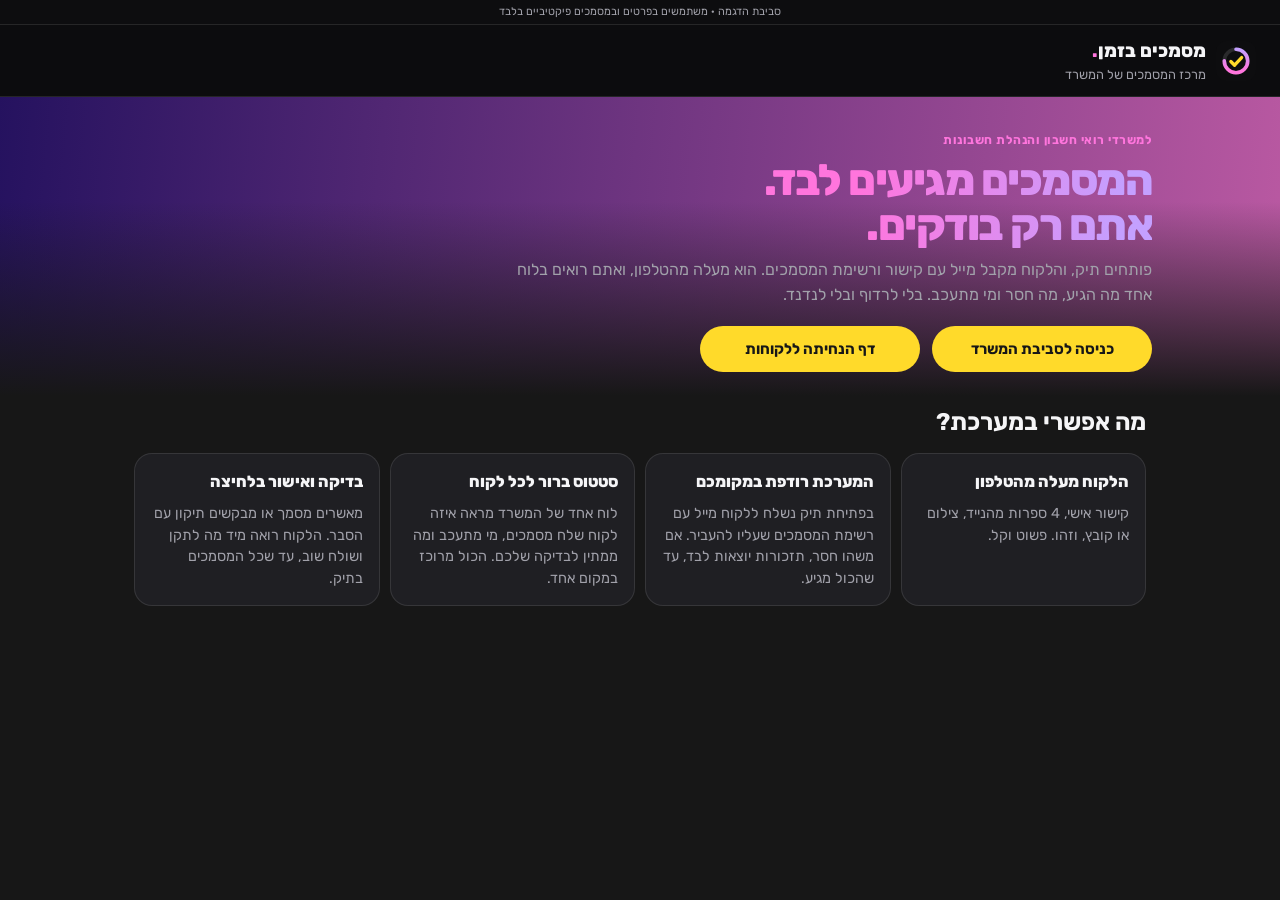
<file: index.html>
<!doctype html>
<html lang="he" dir="rtl">
<head>
  <meta charset="utf-8">
  <meta name="viewport" content="width=device-width,initial-scale=1">
  <meta name="description" content="מסמכים בזמן (Docs on Time): הלקוחות מעלים מסמכים מהטלפון, המשרד רואה בלוח אחד מה הגיע ומה חסר.">
  <title>מסמכים בזמן · Docs on Time</title>
  <link rel="icon" type="image/svg+xml" href="icon.svg">
  <link rel="preconnect" href="https://fonts.googleapis.com">
  <link rel="preconnect" href="https://fonts.gstatic.com" crossorigin>
  <link href="https://fonts.googleapis.com/css2?family=Rubik:wght@400;500;700;800&display=swap" rel="stylesheet">
  <link rel="stylesheet" href="style.css">
  <link rel="stylesheet" href="portal.css">
</head>
<body>
  <div class="demo-bar">סביבת הדגמה · משתמשים בפרטים ובמסמכים פיקטיביים בלבד</div>
  <header>
    <a class="brand" href="index.html"><span class="brand-mark app-mark"><img src="icon.svg" alt="" width="40" height="40"></span><span><strong>מסמכים בזמן<span class="brand-dot">.</span></strong><small>מרכז המסמכים של המשרד</small></span></a>
  </header>
  <main class="client-page home">
    <section class="welcome">
      <span class="eyebrow">למשרדי רואי חשבון והנהלת חשבונות</span>
      <h1>המסמכים מגיעים לבד.<br>אתם רק בודקים.</h1>
      <p>פותחים תיק, והלקוח מקבל מייל עם קישור ורשימת המסמכים. הוא מעלה מהטלפון, ואתם רואים בלוח אחד מה הגיע, מה חסר ומי מתעכב. בלי לרדוף ובלי לנדנד.</p>
      <div class="actions home-actions">
        <a class="primary" href="office.html">כניסה לסביבת המשרד</a>
        <a class="primary" href="inquiry.html">דף הנחיתה ללקוחות</a>
      </div>
    </section>
    <section class="benefits" aria-labelledby="benefits-title">
      <h2 id="benefits-title">מה אפשרי במערכת?</h2>
      <div class="benefit-grid">
        <article class="benefit"><h3>הלקוח מעלה מהטלפון</h3><p>קישור אישי, 4 ספרות מהנייד, צילום או קובץ, וזהו. פשוט וקל.</p></article>
        <article class="benefit"><h3>המערכת רודפת במקומכם</h3><p>בפתיחת תיק נשלח ללקוח מייל עם רשימת המסמכים שעליו להעביר. אם משהו חסר, תזכורות יוצאות לבד, עד שהכול מגיע.</p></article>
        <article class="benefit"><h3>סטטוס ברור לכל לקוח</h3><p>לוח אחד של המשרד מראה איזה לקוח שלח מסמכים, מי מתעכב ומה ממתין לבדיקה שלכם. הכול מרוכז במקום אחד.</p></article>
        <article class="benefit"><h3>בדיקה ואישור בלחיצה</h3><p>מאשרים מסמך או מבקשים תיקון עם הסבר. הלקוח רואה מיד מה לתקן ושולח שוב, עד שכל המסמכים בתיק.</p></article>
      </div>
    </section>
  </main>
</body>
</html>
</file>
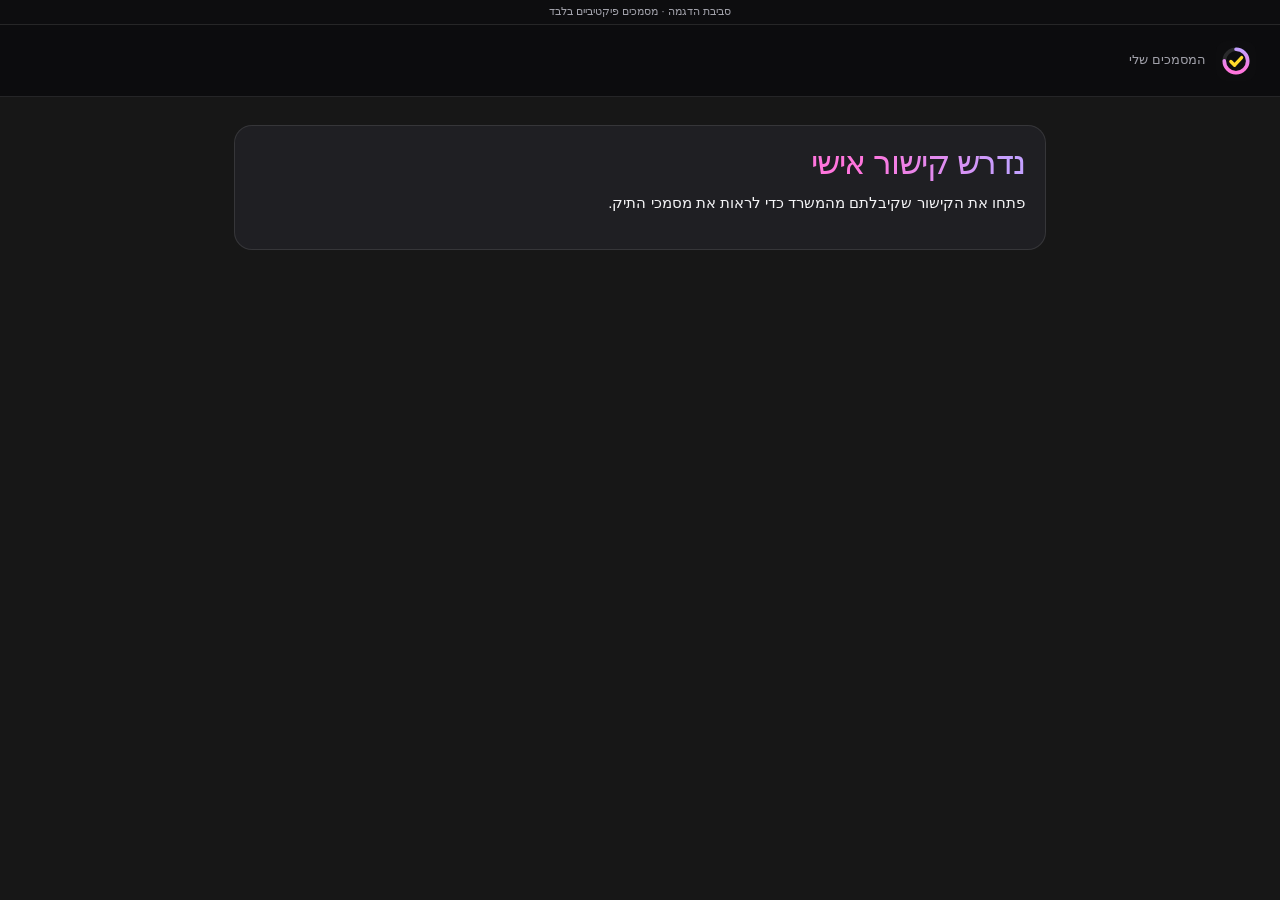
<file: client.html>
<!doctype html>
<html lang="he" dir="rtl">
<head>
  <meta charset="utf-8">
  <meta name="viewport" content="width=device-width,initial-scale=1">
  <meta name="robots" content="noindex,nofollow">
  <meta name="referrer" content="no-referrer">
  <meta http-equiv="Content-Security-Policy" content="default-src 'self'; script-src 'self'; style-src 'self' https://fonts.googleapis.com; font-src https://fonts.gstatic.com; connect-src 'self' http://127.0.0.1:8787 https://waives-onboarding-intake.autumn-glitter-1f91.workers.dev; img-src 'self' data: http://127.0.0.1:8787 https://waives-onboarding-intake.autumn-glitter-1f91.workers.dev; object-src 'none'; base-uri 'self'">
  <link rel="icon" type="image/svg+xml" href="icon.svg">
  <title>מסמכים בזמן · המסמכים שלי</title>
  <link rel="preconnect" href="https://fonts.googleapis.com">
  <link rel="preconnect" href="https://fonts.gstatic.com" crossorigin>
  <link href="https://fonts.googleapis.com/css2?family=Rubik:wght@400;500;700;800&display=swap" rel="stylesheet">
  <link rel="stylesheet" href="style.css">
  <link rel="stylesheet" href="portal.css">
</head>
<body>
  <div class="demo-bar">סביבת הדגמה · מסמכים פיקטיביים בלבד</div>
  <header class="client-header"><div class="brand"><span class="brand-mark app-mark"><img src="icon.svg" alt="" width="40" height="40"></span><span><strong id="office-name"></strong><small>המסמכים שלי</small></span></div></header>
  <main id="app" class="client-page"><p role="status">טוען את רשימת המסמכים…</p></main>
  <div id="toast" role="status" aria-live="polite"></div>
  <script src="portal-config.js"></script>
  <script type="module" src="client.mjs"></script>
</body>
</html>
</file>
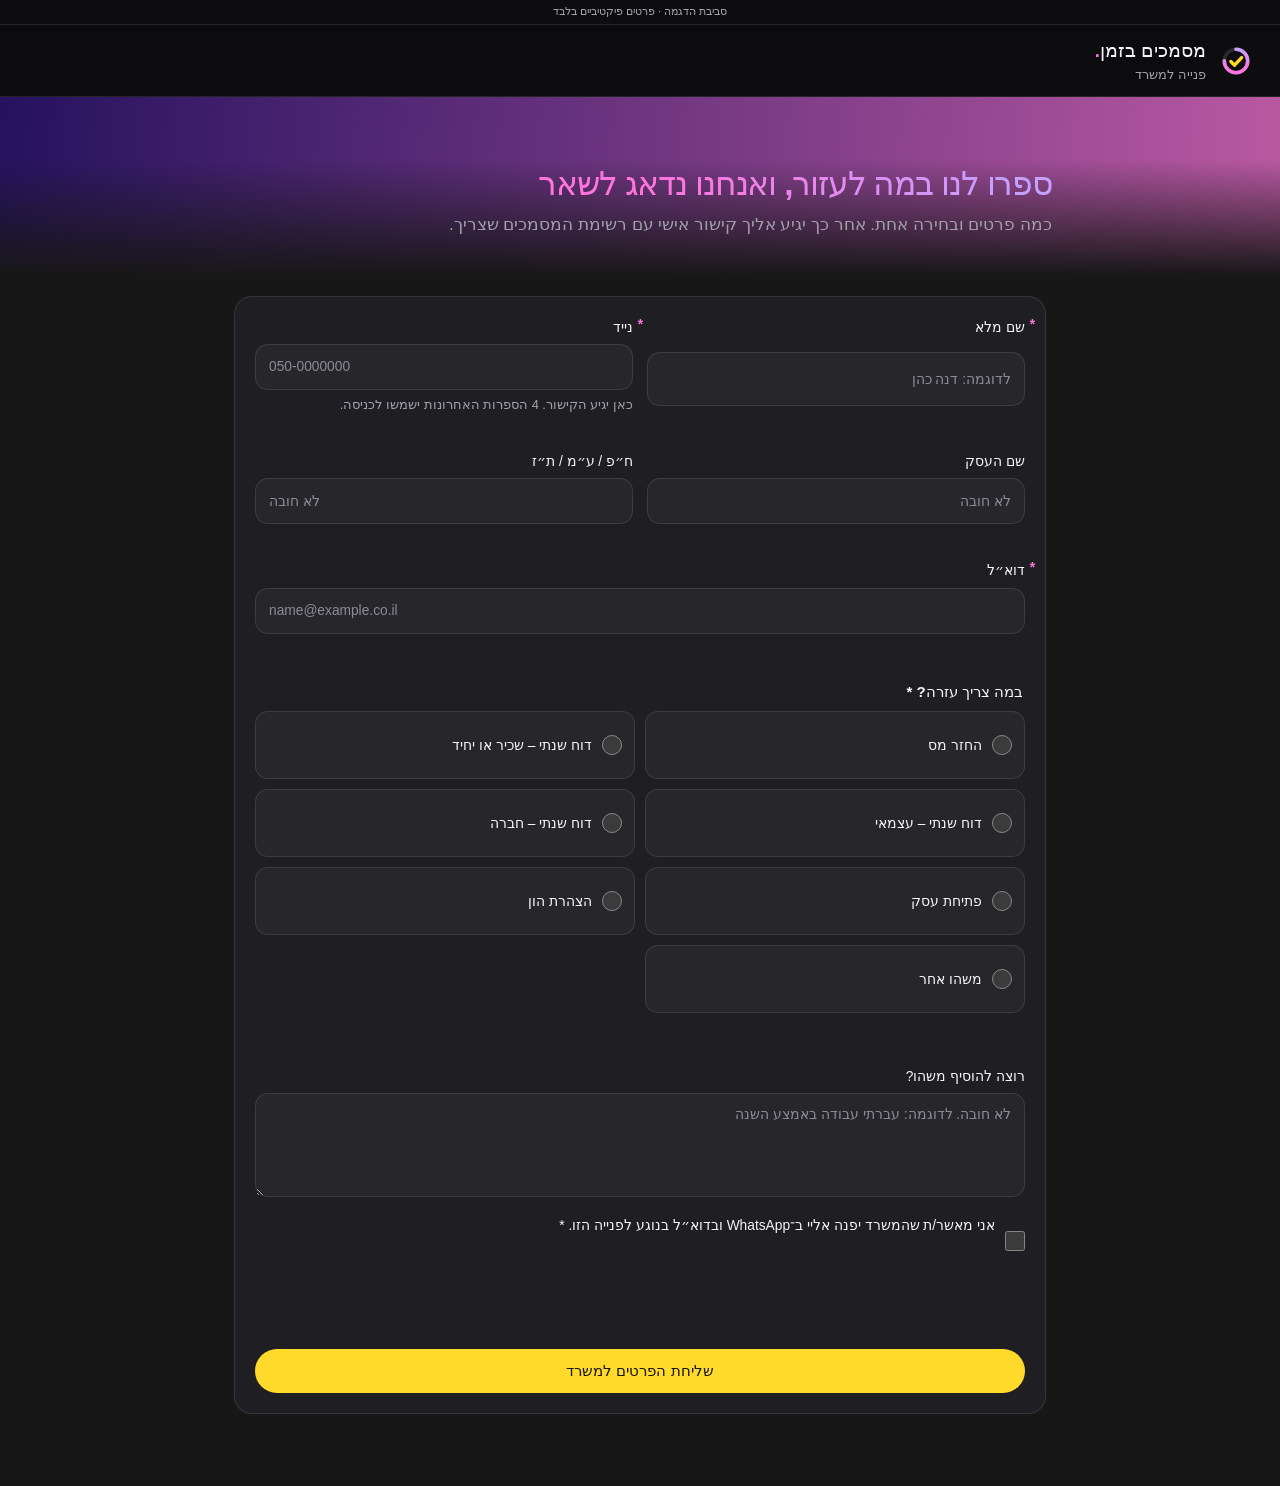
<file: inquiry.html>
<!doctype html>
<html lang="he" dir="rtl" translate="no">
<head>
  <meta charset="utf-8">
  <meta name="viewport" content="width=device-width,initial-scale=1">
  <meta name="google" content="notranslate">
  <meta name="referrer" content="no-referrer">
  <meta http-equiv="Content-Security-Policy" content="default-src 'self'; script-src 'self'; style-src 'self' https://fonts.googleapis.com; font-src https://fonts.gstatic.com; connect-src 'self' http://127.0.0.1:8787 https://waives-onboarding-intake.autumn-glitter-1f91.workers.dev; img-src 'self' data: http://127.0.0.1:8787 https://waives-onboarding-intake.autumn-glitter-1f91.workers.dev; object-src 'none'; base-uri 'self'">
  <link rel="icon" type="image/svg+xml" href="icon.svg">
  <title>מסמכים בזמן · פנייה למשרד</title>
  <link rel="preconnect" href="https://fonts.googleapis.com">
  <link rel="preconnect" href="https://fonts.gstatic.com" crossorigin>
  <link href="https://fonts.googleapis.com/css2?family=Rubik:wght@400;500;700;800&display=swap" rel="stylesheet">
  <link rel="stylesheet" href="style.css">
  <link rel="stylesheet" href="portal.css">
</head>
<body>
  <div class="demo-bar">סביבת הדגמה · פרטים פיקטיביים בלבד</div>
  <header class="client-header"><a class="brand" href="index.html"><span class="brand-mark app-mark"><img src="icon.svg" alt="" width="40" height="40"></span><span><strong>מסמכים בזמן<span class="brand-dot">.</span></strong><small id="office-name">פנייה למשרד</small></span></a></header>
  <main id="app" class="client-page">
    <section class="welcome">
      <h1>ספרו לנו במה לעזור, ואנחנו נדאג לשאר</h1>
      <p>כמה פרטים ובחירה אחת. אחר כך יגיע אליך קישור אישי עם רשימת המסמכים שצריך.</p>
    </section>
    <section class="panel card">
      <form id="inquiry" novalidate>
        <div class="form-grid">
          <label>שם מלא<input name="contact_name" autocomplete="name" required maxlength="120" placeholder="לדוגמה: דנה כהן"><span class="field-error" id="err-contact_name" aria-live="polite"></span></label>
          <label>נייד<input name="phone" type="tel" inputmode="tel" autocomplete="tel" dir="ltr" required placeholder="050-0000000"><small class="muted">כאן יגיע הקישור. 4 הספרות האחרונות ישמשו לכניסה.</small><span class="field-error" id="err-phone" aria-live="polite"></span></label>
          <label>שם העסק<input name="business" autocomplete="organization" maxlength="120" placeholder="לא חובה"><span class="field-error" id="err-business" aria-live="polite"></span></label>
          <label>ח״פ / ע״מ / ת״ז<input name="business_number" inputmode="numeric" dir="ltr" maxlength="40" placeholder="לא חובה"><span class="field-error" id="err-business_number" aria-live="polite"></span></label>
          <label class="wide">דוא״ל<input name="email" type="email" inputmode="email" autocomplete="email" dir="ltr" required placeholder="name@example.co.il"><span class="field-error" id="err-email" aria-live="polite"></span></label>
        </div>
        <fieldset class="need-options" id="need-group">
          <legend>במה צריך עזרה? *</legend>
          <label><input type="radio" name="need" value="refund"> החזר מס</label>
          <label><input type="radio" name="need" value="annual_individual"> דוח שנתי – שכיר או יחיד</label>
          <label><input type="radio" name="need" value="annual_selfemployed"> דוח שנתי – עצמאי</label>
          <label><input type="radio" name="need" value="annual_company"> דוח שנתי – חברה</label>
          <label><input type="radio" name="need" value="open_business"> פתיחת עסק</label>
          <label><input type="radio" name="need" value="capital"> הצהרת הון</label>
          <label><input type="radio" name="need" value="other"> משהו אחר</label>
          <label class="other-need" id="other-need" hidden><span class="visually-hidden">במה צריך עזרה?</span><input name="other" maxlength="200" placeholder="במה צריך עזרה? לדוגמה: ייעוץ לפני מכירת דירה"></label>
        </fieldset>
        <span class="field-error" id="err-need" aria-live="polite"></span>
        <label class="wide">רוצה להוסיף משהו?<textarea name="note" rows="3" maxlength="500" placeholder="לא חובה. לדוגמה: עברתי עבודה באמצע השנה"></textarea></label>
        <label class="hp" aria-hidden="true">אתר<input name="website" tabindex="-1" autocomplete="off"></label>
        <label class="consent"><input type="checkbox" name="consent"> <span>אני מאשר/ת שהמשרד יפנה אליי ב־WhatsApp ובדוא״ל בנוגע לפנייה הזו. *</span></label>
        <span class="field-error" id="err-consent" aria-live="polite"></span>
        <p id="form-error" class="error" role="alert"></p>
        <button class="primary" id="submit">שליחת הפרטים למשרד</button>
      </form>
    </section>
  </main>
  <div id="toast" role="status" aria-live="polite"></div>
  <script src="portal-config.js"></script>
  <script type="module" src="inquiry.mjs"></script>
</body>
</html>
</file>
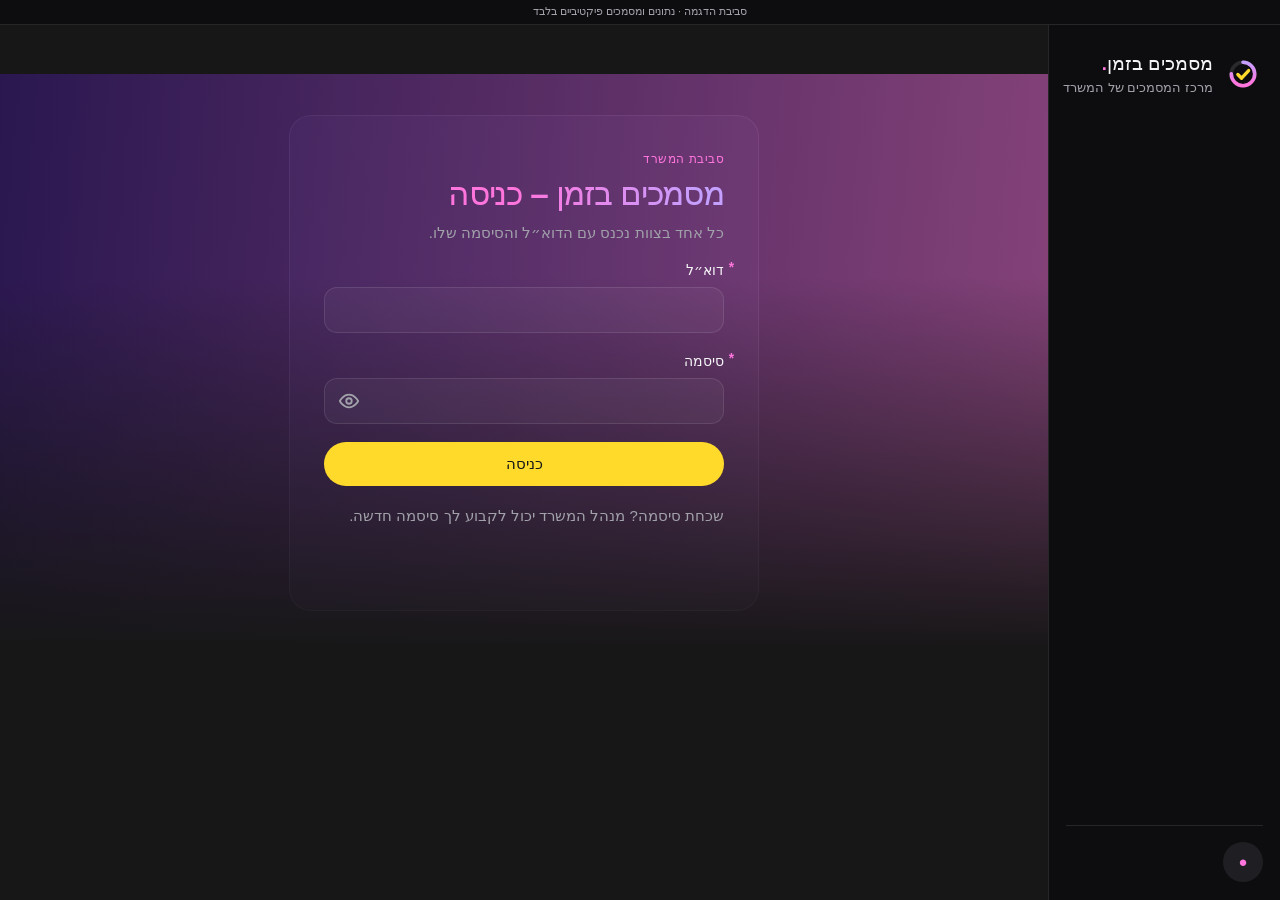
<file: office.html>
<!doctype html>
<html lang="he" dir="rtl">
<head>
  <meta charset="utf-8">
  <meta name="viewport" content="width=device-width,initial-scale=1">
  <meta name="robots" content="noindex,nofollow">
  <meta name="referrer" content="no-referrer">
  <meta http-equiv="Content-Security-Policy" content="default-src 'self'; script-src 'self'; style-src 'self' https://fonts.googleapis.com; font-src https://fonts.gstatic.com; connect-src 'self' http://127.0.0.1:8787 https://waives-onboarding-intake.autumn-glitter-1f91.workers.dev; img-src 'self' data: blob: http://127.0.0.1:8787 https://waives-onboarding-intake.autumn-glitter-1f91.workers.dev; frame-src blob:; object-src 'none'; base-uri 'self'">
  <link rel="icon" type="image/svg+xml" href="icon.svg">
  <title>מסמכים בזמן · סביבת המשרד</title>
  <link rel="preconnect" href="https://fonts.googleapis.com">
  <link rel="preconnect" href="https://fonts.gstatic.com" crossorigin>
  <link href="https://fonts.googleapis.com/css2?family=Rubik:wght@400;500;700;800&display=swap" rel="stylesheet">
  <link rel="stylesheet" href="style.css">
  <link rel="stylesheet" href="portal.css">
</head>
<body>
  <div class="demo-bar">סביבת הדגמה · נתונים ומסמכים פיקטיביים בלבד</div>
  <header class="office-shell">
    <a class="brand" href="index.html"><span class="brand-mark app-mark"><img src="icon.svg" alt="" width="40" height="40"></span><span><strong>מסמכים בזמן<span class="brand-dot">.</span></strong><small id="office-name">מרכז המסמכים של המשרד</small></span></a>
    <nav aria-label="ניווט ראשי"><button data-view="cases" class="active"><span aria-hidden="true">▣</span> לוח עבודה</button><button data-view="clients"><span aria-hidden="true">♙</span> לקוחות</button><button data-view="settings" hidden><span aria-hidden="true">⚙</span> הגדרות</button></nav>
    <div class="session-actions"><span class="user-avatar" aria-hidden="true">●</span><span class="user-copy"><strong id="user-name"></strong><small id="user-role"></small></span><button id="me" hidden></button><button id="logout" hidden>יציאה</button></div>
  </header>
  <main id="app"><p role="status">טוען את סביבת המשרד…</p></main>
  <div id="toast" role="status" aria-live="polite"></div>
  <dialog id="modal"></dialog>
  <script src="portal-config.js"></script>
  <script type="module" src="office.mjs"></script>
</body>
</html>
</file>
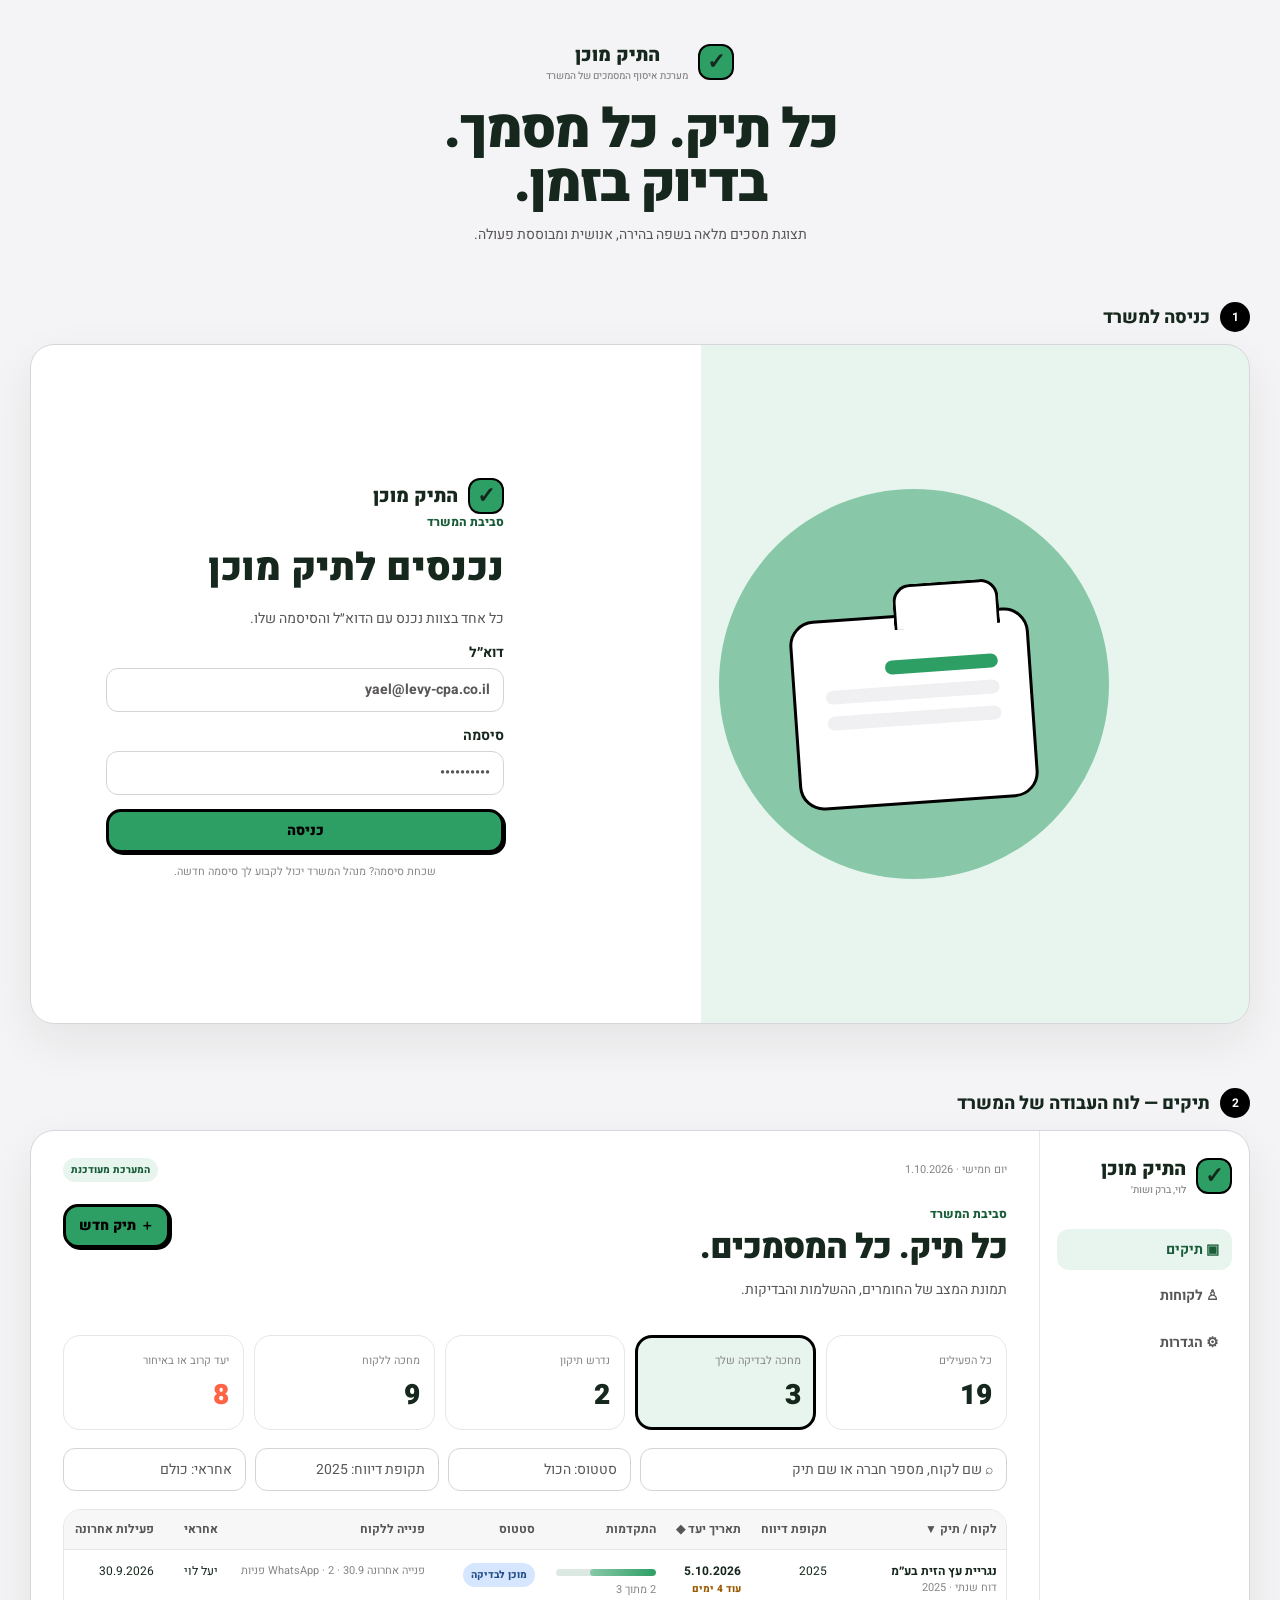
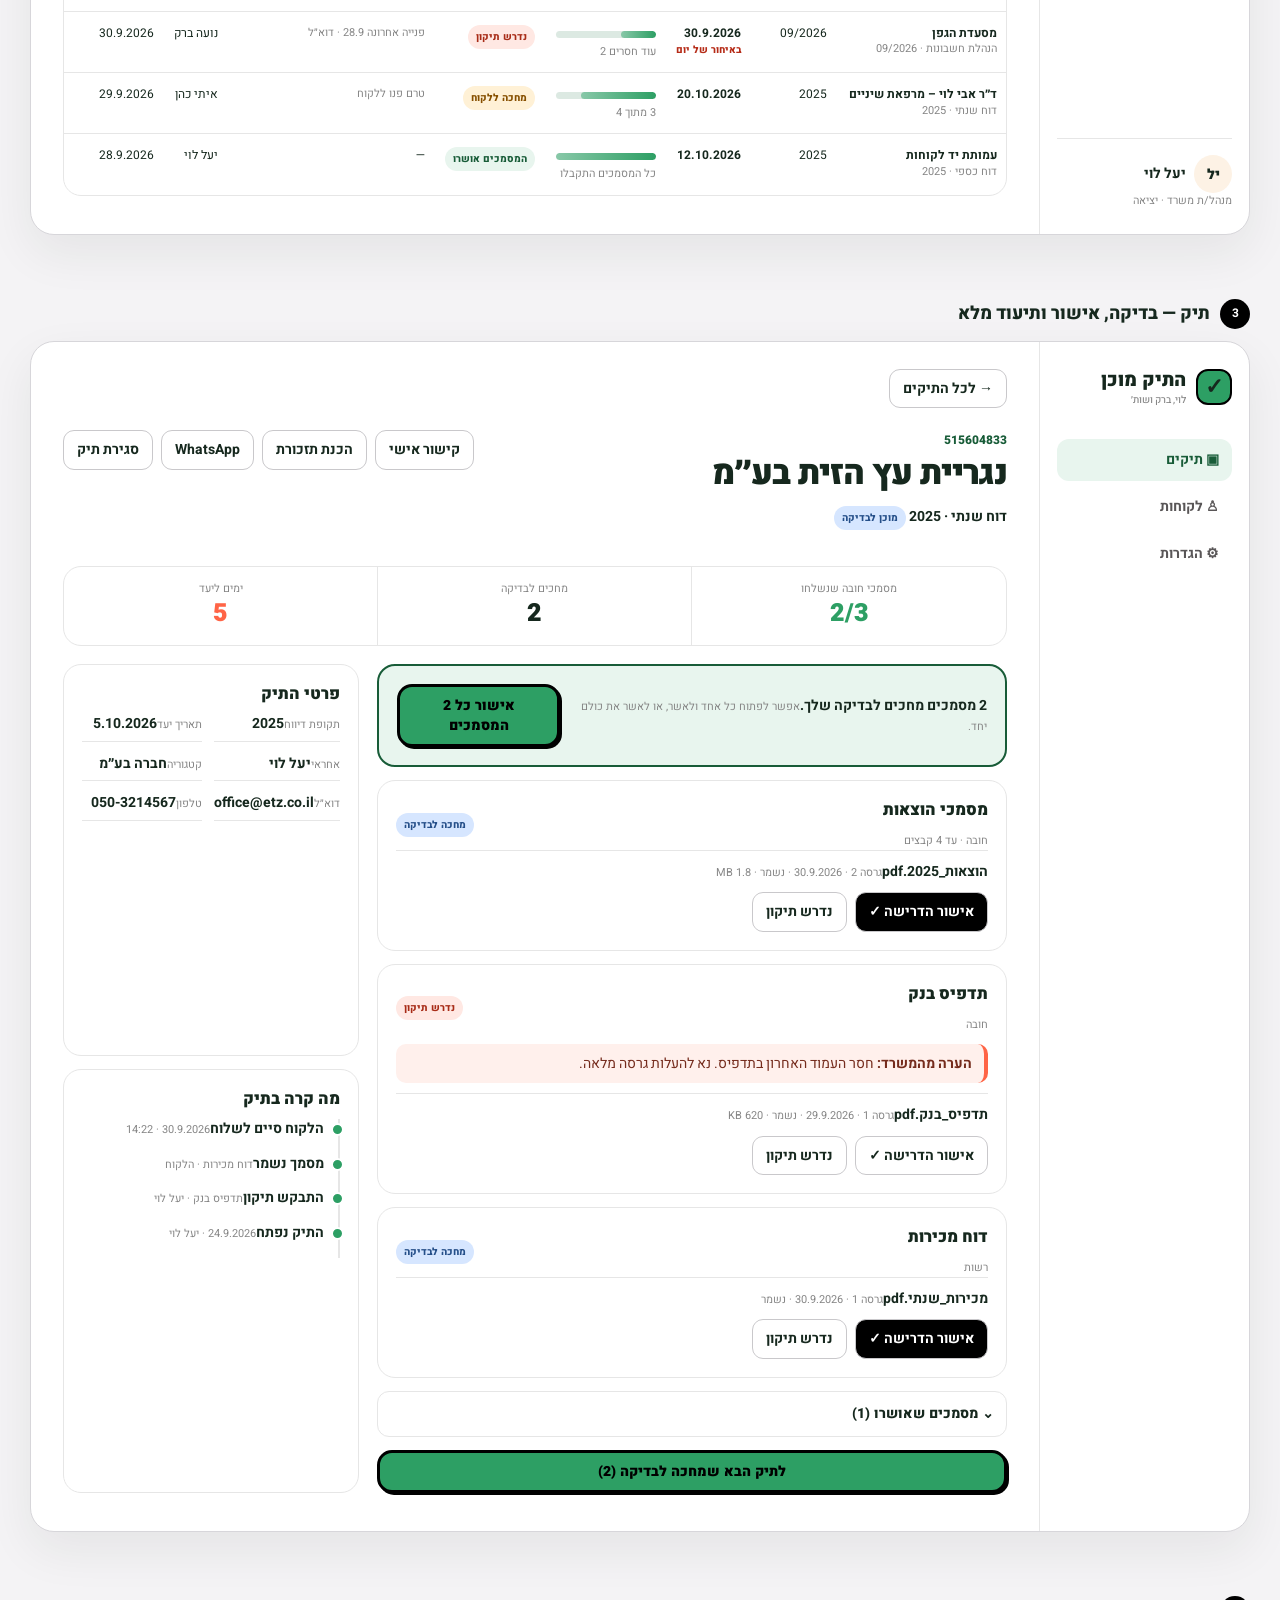
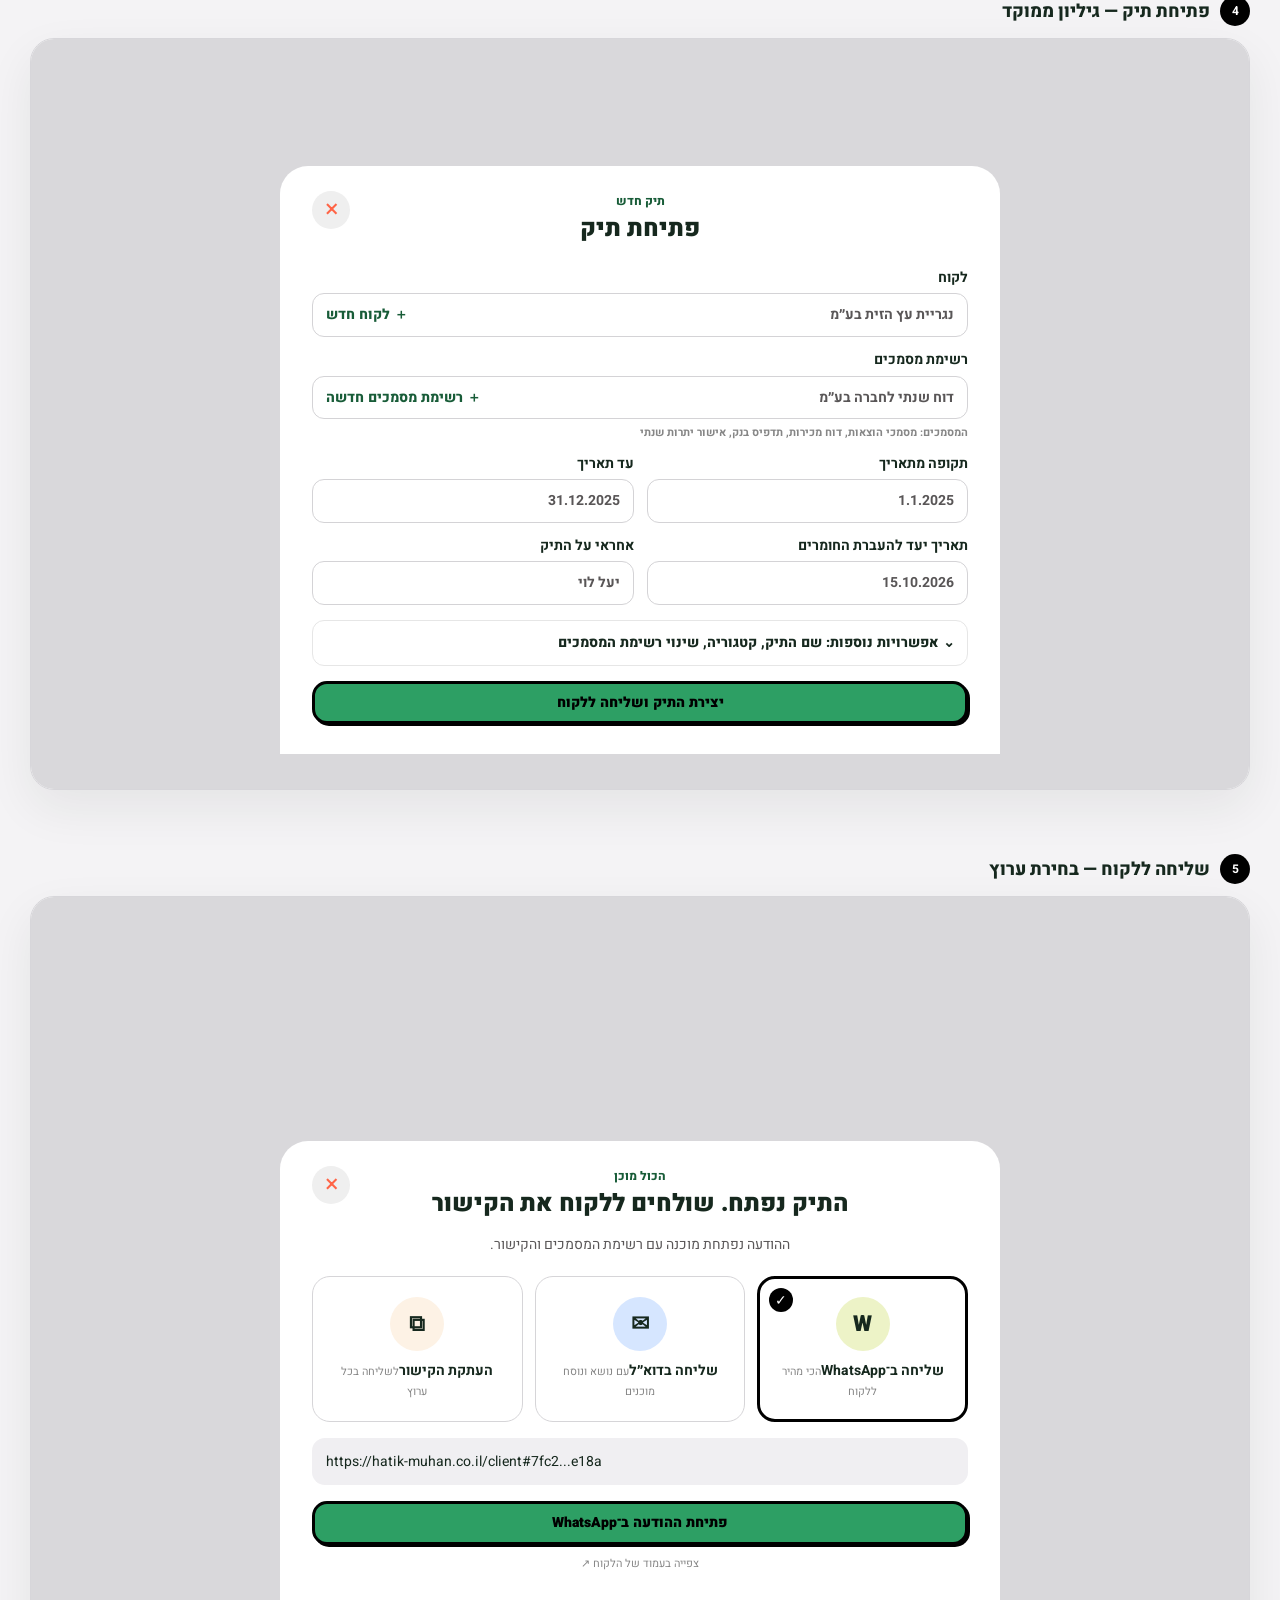
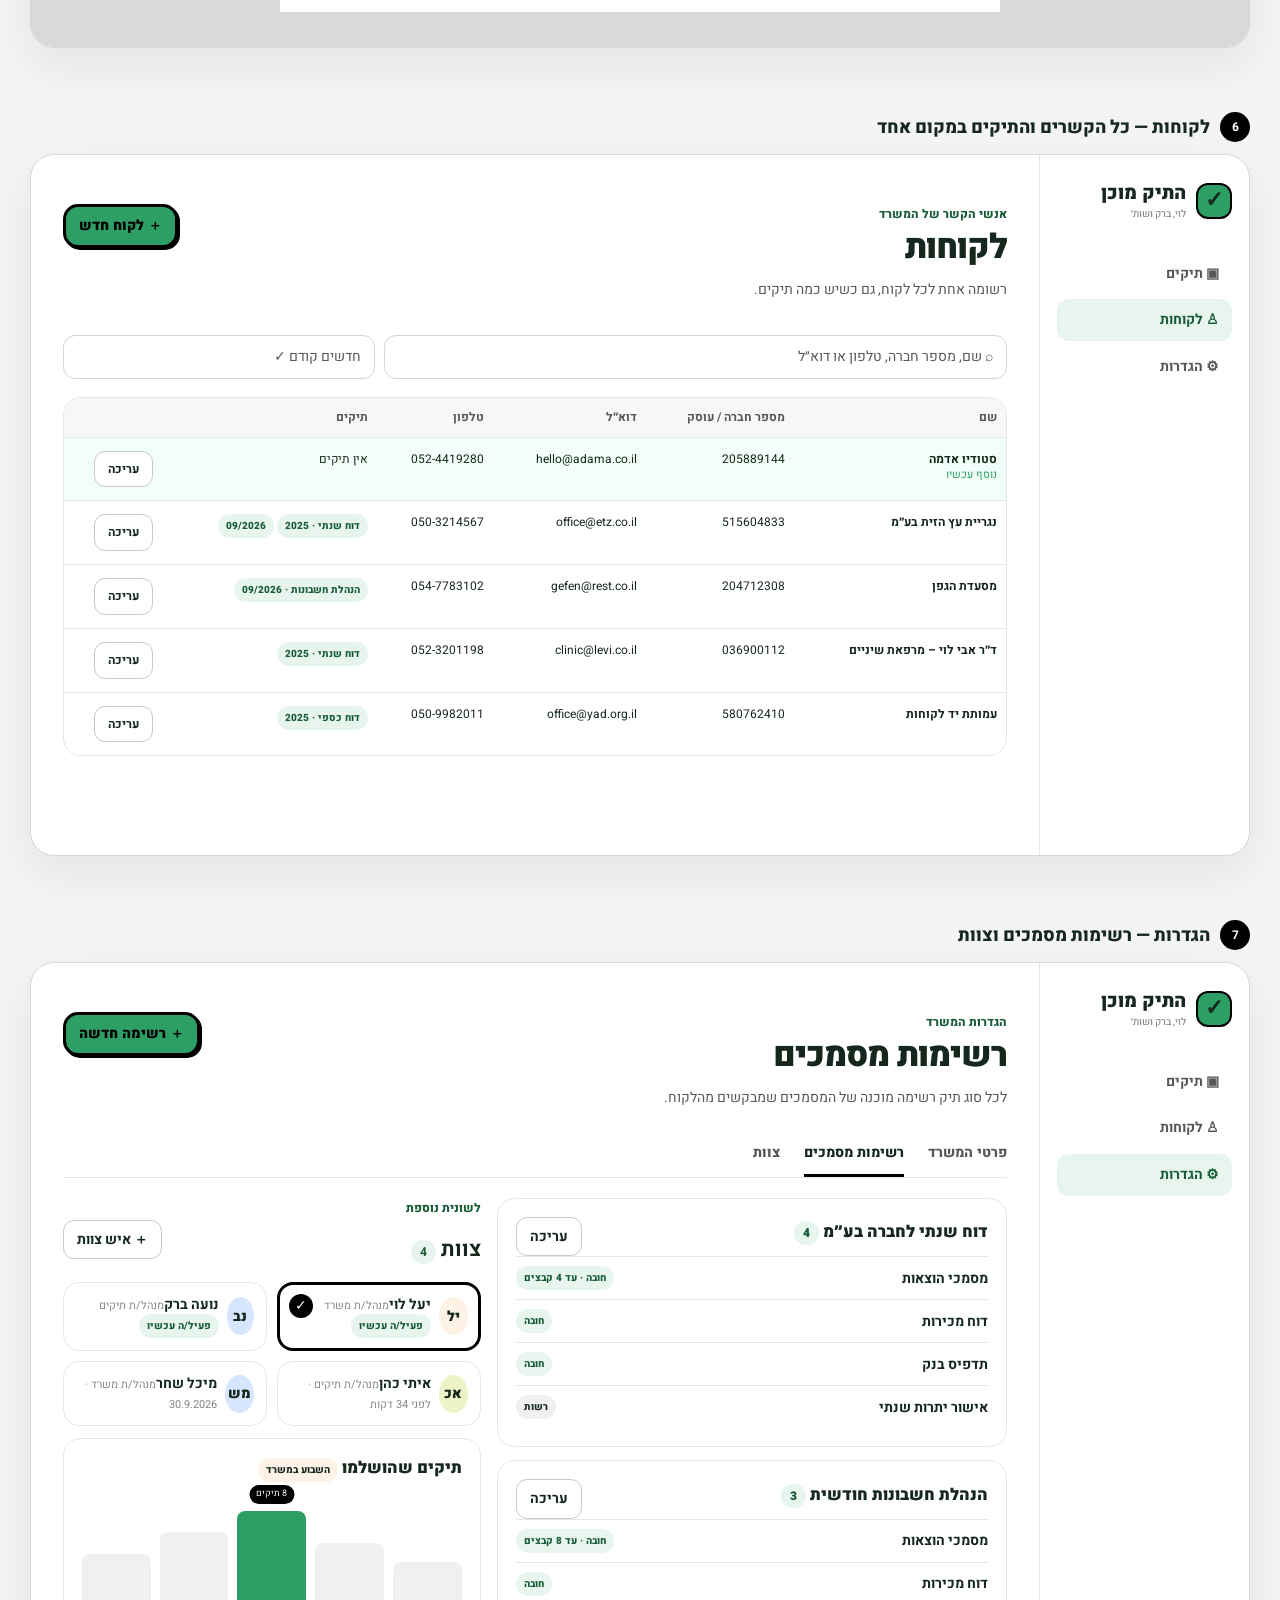
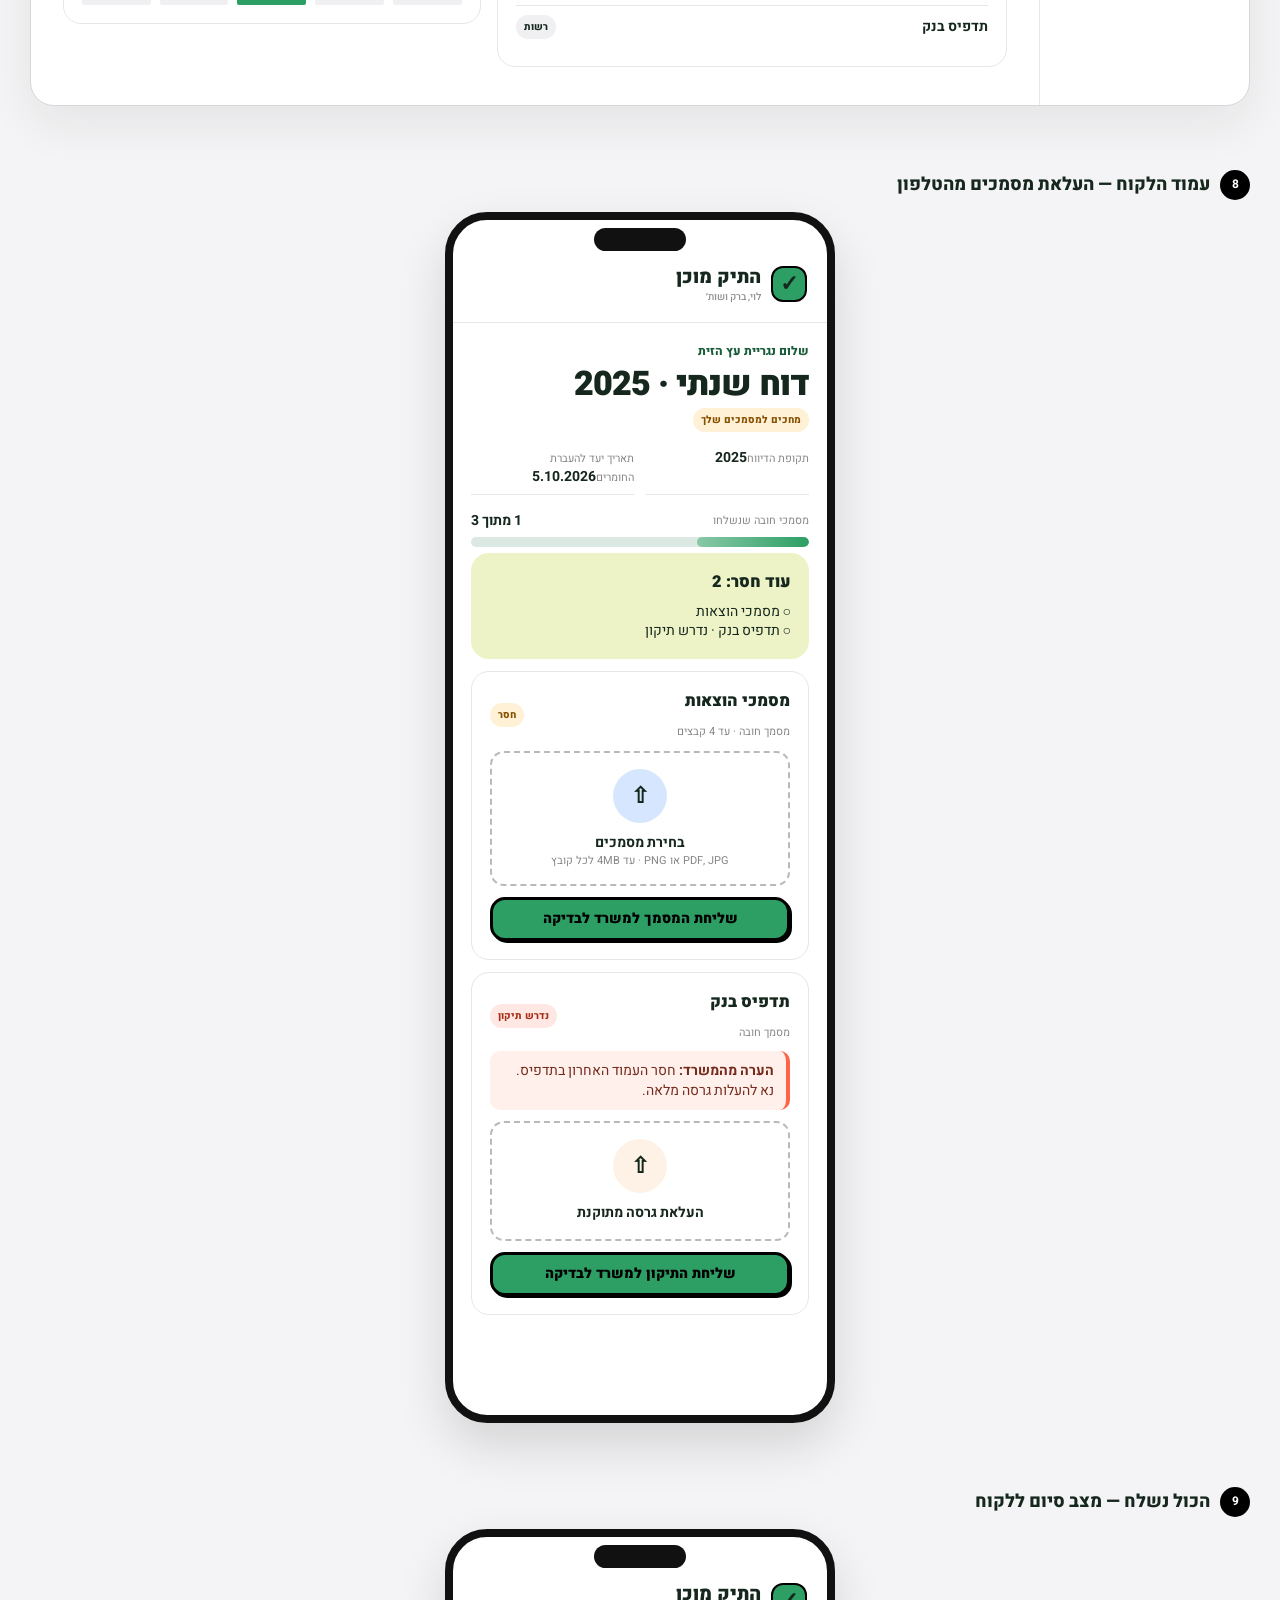
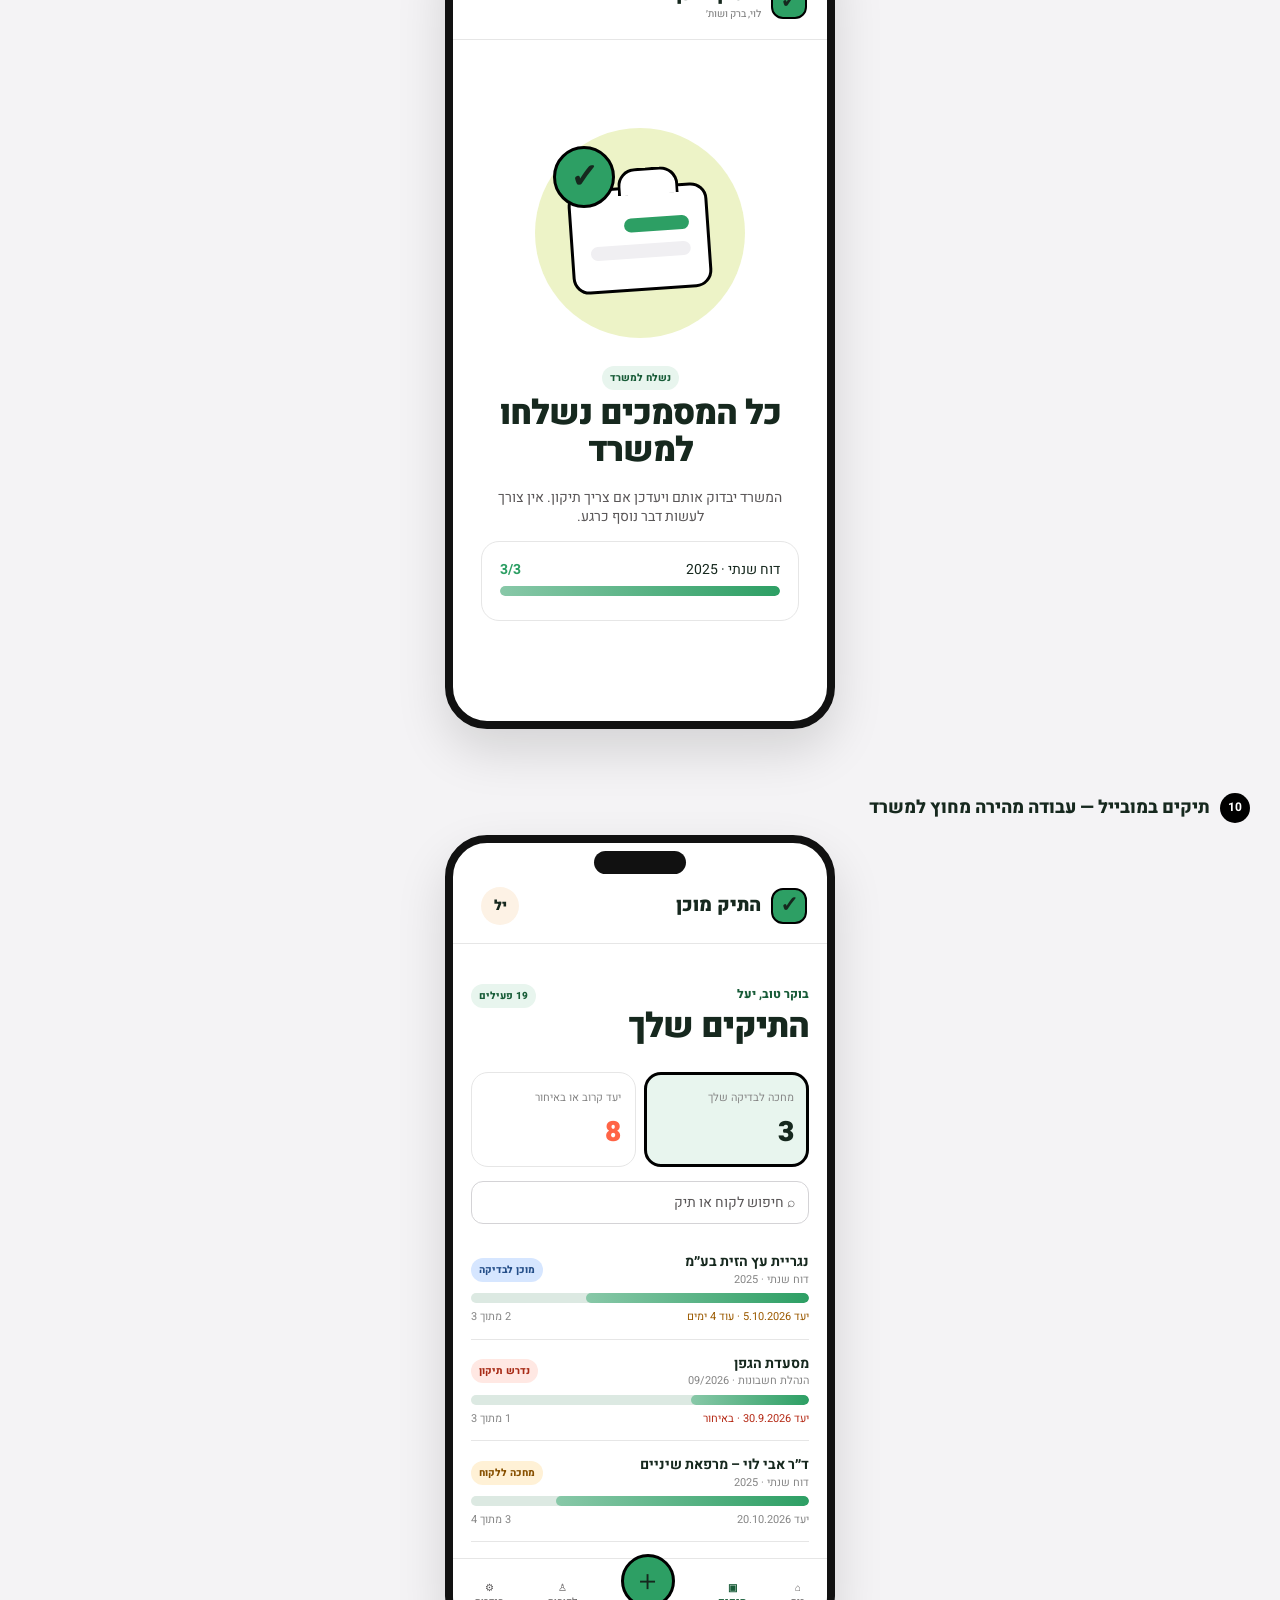
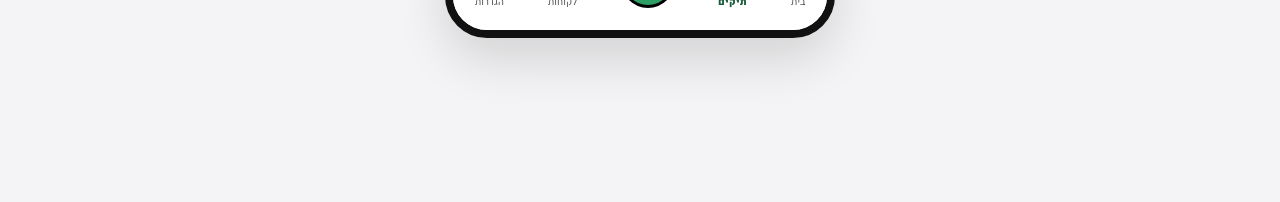
<file: previews/spent-style.html>
<!doctype html><html lang="he" dir="rtl"><head><meta charset="utf-8"><meta name="viewport" content="width=device-width,initial-scale=1"><title>התיק מוכן — תצוגת עיצוב</title><link rel="preconnect" href="https://fonts.googleapis.com"><link rel="preconnect" href="https://fonts.gstatic.com" crossorigin><link href="https://fonts.googleapis.com/css2?family=Heebo:wght@400;500;600;700;800;900&display=swap" rel="stylesheet"><style>
:root{--g:#2D9F64;--dg:#185C38;--lg:#88C8A8;--gt:#E8F5EE;--ink:#16281E;--gray:#595657;--muted:#868686;--line:#E6E6E6;--soft:#F0EFF2;--blue:#D6E6FF;--lime:#EDF3C7;--peach:#FDF2E5;--coral:#FF6446;--violet:#5753E8;--amber:#9B5A00}*{box-sizing:border-box}body{margin:0;background:#f4f3f5;color:var(--ink);font:14px/1.4 Heebo,Arial,sans-serif}button,input{font:inherit}.wrap{max-width:1400px;margin:auto;padding:42px 30px 100px}.intro{text-align:center;margin:0 auto 58px}.intro h1{font-size:54px;line-height:1;margin:20px 0 12px;font-weight:900;letter-spacing:-2px}.intro p,.muted{color:var(--gray)}.block{margin-bottom:64px}.cap{max-width:1280px;margin:0 auto 12px;font-size:18px;font-weight:800;display:flex;gap:10px;align-items:center}.cap b{width:30px;height:30px;border-radius:50%;display:grid;place-items:center;background:#000;color:#fff;font-size:12px}.frame{max-width:1280px;margin:auto;background:#fff;border:1px solid #d7d6da;border-radius:24px;overflow:hidden;box-shadow:0 18px 48px #16281e12}.app{min-height:700px;display:grid;grid-template-columns:210px 1fr}.side{padding:25px 17px;border-left:1px solid var(--line);display:flex;flex-direction:column}.logo{display:flex;align-items:center;gap:10px;font-weight:900;font-size:19px}.mark{width:36px;height:36px;border-radius:12px;background:var(--g);border:2px solid #000;display:grid;place-items:center;font-size:22px}.logo small{display:block;color:var(--muted);font-size:10px;font-weight:500}.nav{display:grid;gap:5px;margin-top:32px}.nav span{padding:11px 13px;border-radius:12px;color:var(--gray);font-weight:700}.nav .on{background:var(--gt);color:var(--dg)}.account{margin-top:auto;border-top:1px solid var(--line);padding-top:16px}.avatar{width:38px;height:38px;border-radius:50%;background:var(--peach);display:inline-grid;place-items:center;font-weight:900;margin-left:8px}.avatar.blue{background:var(--blue)}.avatar.lime{background:var(--lime)}.main{padding:27px 32px 38px;min-width:0}.top,.head,.cardhead,.row,.review{display:flex;justify-content:space-between;align-items:center;gap:14px}.head{align-items:flex-start;margin:22px 0}.head h1,.phone h1{font-size:34px;line-height:1.08;margin:5px 0;font-weight:900;letter-spacing:-1px}.eyebrow{color:var(--dg);font-size:12px;font-weight:800}.tiny,small{font-size:11px;color:var(--muted)}.btn{padding:9px 13px;border:1px solid #c9c8cb;border-radius:11px;background:#fff;color:var(--ink);font-weight:700}.primary{background:var(--g);border:3px solid #000;border-radius:15px;color:#000;font-weight:900;box-shadow:2px 2px 0 #000}.full{width:100%}.actions{display:flex;gap:8px;flex-wrap:wrap}.tiles{display:grid;grid-template-columns:repeat(5,1fr);gap:10px}.tile{border:1px solid var(--line);border-radius:17px;padding:14px;min-height:92px}.tile.on{border:3px solid #000;background:var(--gt);padding:12px}.tile strong{display:block;font-size:28px;font-weight:900;margin-top:6px}.coral{color:var(--coral)}.filters{display:grid;grid-template-columns:2fr repeat(3,1fr);gap:9px;margin:18px 0}.input,.control{border:1px solid #d4d3d6;border-radius:12px;padding:11px 13px;color:var(--gray);background:#fff}.tablebox,.card{border:1px solid var(--line);border-radius:18px;overflow:hidden}.table{width:100%;border-collapse:collapse;font-size:12px}.table th{background:#f8f7f8;color:var(--gray);text-align:right;padding:11px 9px;white-space:nowrap}.table td{padding:13px 9px;border-top:1px solid var(--line);vertical-align:top}.table td strong,.table td small{display:block}.badge{display:inline-block;border-radius:999px;padding:5px 8px;background:var(--soft);font-size:10px;font-weight:800;white-space:nowrap}.green{background:var(--gt);color:var(--dg)}.red{background:#ffe8e3;color:#a82c17}.bluebadge{background:var(--blue);color:#254f89}.amber{background:#fff1d6;color:#875000}.deadline{font-size:10px;font-weight:800}.late{color:#b62c18}.soon{color:var(--amber)}.progress{height:7px;border-radius:20px;background:#dce9e2;overflow:hidden;margin:6px 0;width:100px}.progress i{display:block;height:100%;background:linear-gradient(90deg,var(--lg),var(--g));border-radius:inherit}.stats{display:grid;grid-template-columns:repeat(3,1fr);border:1px solid var(--line);border-radius:18px;margin:18px 0}.stat{text-align:center;padding:14px}.stat+.stat{border-right:1px solid var(--line)}.stat span{display:block;color:var(--muted);font-size:11px}.stat strong{font-size:25px;font-weight:900}.detail{display:grid;grid-template-columns:1.7fr .8fr;gap:18px}.stack{display:grid;gap:13px}.card{padding:18px;background:#fff}.card h2,.card h3{margin:0 0 8px;font-weight:900}.review{background:var(--gt);border:2px solid var(--dg)}.filerow{padding:11px 0;border-top:1px solid var(--line)}.note{padding:10px 12px;background:#fff0ec;border-right:4px solid var(--coral);border-radius:10px;color:#752b1c;margin:10px 0}.meta{display:grid;grid-template-columns:1fr 1fr;gap:12px}.meta div{border-bottom:1px solid var(--line);padding-bottom:7px}.timeline{border-right:2px solid var(--line);padding-right:14px}.event{position:relative;padding-bottom:15px}.event:before{content:"";position:absolute;right:-20px;top:4px;width:9px;height:9px;border-radius:50%;background:var(--g);border:2px solid #fff}.fold{border:1px solid var(--line);border-radius:12px;padding:12px;font-weight:800}.sheetstage{min-height:750px;background:#d9d8db;display:flex;align-items:flex-end;justify-content:center;padding:35px}.sheet{width:720px;background:#fff;border-radius:28px 28px 0 0;padding:25px 32px 30px}.sheettop{text-align:center;position:relative;margin-bottom:22px}.sheettop h2{font-size:24px;margin:2px;font-weight:900}.close{position:absolute;left:0;top:0;width:38px;height:38px;border:0;border-radius:50%;font-size:25px;color:var(--coral)}.form{display:grid;grid-template-columns:1fr 1fr;gap:13px}.field{display:grid;gap:6px;font-weight:700}.wide{grid-column:1/-1}.add{float:left;color:var(--dg);font-weight:800}.selects{display:grid;grid-template-columns:repeat(3,1fr);gap:12px}.select{position:relative;border:1px solid #d6d5d8;border-radius:18px;padding:20px;text-align:center}.select.on{border:3px solid #000;padding:18px}.check{position:absolute;left:9px;top:9px;width:24px;height:24px;border-radius:50%;display:grid;place-items:center;background:#000;color:#fff}.circle{width:54px;height:54px;border-radius:50%;display:grid;place-items:center;margin:0 auto 10px;font-size:22px;font-weight:900}.limebg{background:var(--lime)}.bluebg{background:var(--blue)}.peachbg{background:var(--peach)}.link{direction:ltr;text-align:left;background:var(--soft);border-radius:13px;padding:14px;margin:16px 0}.tabs{display:flex;gap:24px;border-bottom:1px solid var(--line);margin-bottom:20px}.tabs span{padding-bottom:11px;font-weight:800;color:var(--gray)}.tabs .on{color:var(--ink);border-bottom:3px solid #000}.split{display:grid;grid-template-columns:1.1fr .9fr;gap:16px}.doc{padding:9px 0;border-top:1px solid var(--line)}.count{background:var(--gt);color:var(--dg);border-radius:99px;padding:3px 9px;font-size:12px}.people{display:grid;grid-template-columns:1fr 1fr;gap:10px}.person{position:relative;border:1px solid var(--line);border-radius:16px;padding:12px;display:flex;align-items:center}.person.on{border:3px solid #000;padding:10px}.chart{height:115px;display:flex;align-items:end;gap:9px}.bar{flex:1;background:var(--soft);border-radius:8px 8px 2px 2px}.bar.hot{background:var(--g);position:relative}.bar.hot:before{content:"8 תיקים";position:absolute;top:-26px;left:50%;transform:translateX(-50%);background:#000;color:#fff;border-radius:99px;padding:3px 7px;white-space:nowrap;font-size:9px}.login{min-height:680px;background:linear-gradient(90deg,#fff 0 55%,var(--gt) 55%);display:grid;grid-template-columns:1.1fr .9fr}.loginart{display:grid;place-items:center}.orb{width:390px;height:390px;border-radius:50%;background:var(--lg);position:relative}.folder{position:absolute;right:75px;left:75px;bottom:75px;height:190px;border:3px solid #000;background:#fff;border-radius:25px;transform:rotate(-4deg);padding:30px}.folder:before{content:"";position:absolute;right:25px;top:-33px;width:100px;height:42px;background:#fff;border:3px solid #000;border-bottom:0;border-radius:18px 18px 0 0}.paper{height:14px;background:var(--soft);border-radius:8px;margin:12px 0}.paper:first-child{background:var(--g);width:65%}.loginform{padding:70px 75px;display:flex;flex-direction:column;justify-content:center}.loginform h1{font-size:38px;line-height:1;font-weight:900;margin:18px 0 8px}.phonewrap{display:flex;justify-content:center}.phone{width:390px;min-height:800px;background:#fff;border:8px solid #111;border-radius:42px;overflow:hidden;position:relative;box-shadow:0 22px 50px #0002}.phone:before{content:"";position:absolute;top:8px;left:50%;transform:translateX(-50%);width:92px;height:23px;border-radius:20px;background:#111;z-index:3}.phonehead{padding:44px 20px 18px;border-bottom:1px solid var(--line)}.phonebody{padding:18px 18px 88px}.phone .card{margin-bottom:12px}.phone .progress{width:100%;height:10px}.needed{background:var(--lime);border:0}.upload{border:2px dashed #b9b8bc;border-radius:14px;padding:16px;text-align:center;margin:11px 0}.done{min-height:800px;display:flex;flex-direction:column}.donebody{flex:1;display:flex;flex-direction:column;align-items:center;justify-content:center;text-align:center;padding:28px}.illus{width:210px;height:210px;border-radius:50%;background:var(--lime);position:relative;margin-bottom:28px}.illus .folder{right:35px;left:35px;bottom:47px;height:105px;border-radius:17px;padding:17px}.illus .folder:before{width:55px;height:24px;top:-21px}.tick{position:absolute;left:18px;top:18px;width:62px;height:62px;border-radius:50%;background:var(--g);border:3px solid #000;display:grid;place-items:center;font-size:34px;font-weight:900}.bottom{position:absolute;bottom:0;left:0;right:0;height:72px;background:#fff;border-top:1px solid var(--line);display:flex;justify-content:space-around;align-items:center}.tab{text-align:center;font-size:10px;color:var(--gray)}.tab.on{color:var(--dg);font-weight:900}.plus{width:54px;height:54px;border-radius:50%;background:var(--g);border:3px solid #000;display:grid;place-items:center;font-size:29px;margin-top:-28px}.mobilecase{padding:14px 0;border-bottom:1px solid var(--line)}.phoneTiles{display:grid;grid-template-columns:1fr 1fr;gap:8px}.ltr{direction:ltr;display:inline-block}@media(max-width:900px){.wrap{padding:25px 10px}.app{grid-template-columns:1fr}.side{display:none}.main{padding:20px 14px}.tiles{grid-template-columns:1fr 1fr}.filters{grid-template-columns:1fr 1fr}.detail,.split{grid-template-columns:1fr}.tablebox{overflow:auto}.table{min-width:850px}.login{grid-template-columns:1fr;background:#fff}.loginart{display:none}.loginform{padding:60px 30px}.form,.selects{grid-template-columns:1fr}.wide{grid-column:auto}.sheetstage{padding:30px 8px}}
</style></head><body><main class="wrap">
<header class="intro"><div class="logo" style="justify-content:center"><span class="mark">✓</span><span>התיק מוכן<small>מערכת איסוף המסמכים של המשרד</small></span></div><h1>כל תיק. כל מסמך.<br>בדיוק בזמן.</h1><p>תצוגת מסכים מלאה בשפה בהירה, אנושית ומבוססת פעולה.</p></header>

<section class="block"><div class="cap"><b>1</b>כניסה למשרד</div><div class="frame login"><div class="loginart"><div class="orb"><div class="folder"><div class="paper"></div><div class="paper"></div><div class="paper"></div></div></div></div><div class="loginform"><div class="logo"><span class="mark">✓</span><span>התיק מוכן</span></div><span class="eyebrow">סביבת המשרד</span><h1>נכנסים לתיק מוכן</h1><p class="muted">כל אחד בצוות נכנס עם הדוא״ל והסיסמה שלו.</p><label class="field">דוא״ל<span class="control">yael@levy-cpa.co.il</span></label><label class="field" style="margin:14px 0">סיסמה<span class="control">••••••••••</span></label><button class="btn primary full">כניסה</button><p class="tiny" style="text-align:center">שכחת סיסמה? מנהל המשרד יכול לקבוע לך סיסמה חדשה.</p></div></div></section>

<section class="block"><div class="cap"><b>2</b>תיקים — לוח העבודה של המשרד</div><div class="frame"><div class="app"><aside class="side"><div class="logo"><span class="mark">✓</span><span>התיק מוכן<small>לוי, ברק ושות׳</small></span></div><nav class="nav"><span class="on">▣ תיקים</span><span>♙ לקוחות</span><span>⚙ הגדרות</span></nav><div class="account"><span class="avatar">יל</span><strong>יעל לוי</strong><small style="display:block">מנהל/ת משרד · יציאה</small></div></aside><div class="main"><div class="top"><small>יום חמישי · 1.10.2026</small><span class="badge green">המערכת מעודכנת</span></div><div class="head"><div><span class="eyebrow">סביבת המשרד</span><h1>כל תיק. כל המסמכים.</h1><p class="muted">תמונת המצב של החומרים, ההשלמות והבדיקות.</p></div><button class="btn primary">＋ תיק חדש</button></div><div class="tiles"><div class="tile"><small>כל הפעילים</small><strong>19</strong></div><div class="tile on"><small>מחכה לבדיקה שלך</small><strong>3</strong></div><div class="tile"><small>נדרש תיקון</small><strong>2</strong></div><div class="tile"><small>מחכה ללקוח</small><strong>9</strong></div><div class="tile"><small>יעד קרוב או באיחור</small><strong class="coral">8</strong></div></div><div class="filters"><div class="input">⌕ שם לקוח, מספר חברה או שם תיק</div><div class="input">סטטוס: הכול</div><div class="input">תקופת דיווח: 2025</div><div class="input">אחראי: כולם</div></div><div class="tablebox"><table class="table"><thead><tr><th>לקוח / תיק ▼</th><th>תקופת דיווח</th><th>תאריך יעד ◆</th><th>התקדמות</th><th>סטטוס</th><th>פנייה ללקוח</th><th>אחראי</th><th>פעילות אחרונה</th></tr></thead><tbody>
<tr><td><strong>נגריית עץ הזית בע״מ</strong><small>דוח שנתי · 2025</small></td><td>2025</td><td><strong>5.10.2026</strong><span class="deadline soon">עוד 4 ימים</span></td><td><div class="progress"><i style="width:66%"></i></div><small>2 מתוך 3</small></td><td><span class="badge bluebadge">מוכן לבדיקה</span></td><td><small>פנייה אחרונה 30.9 · WhatsApp · 2 פניות</small></td><td>יעל לוי</td><td>30.9.2026</td></tr>
<tr><td><strong>מסעדת הגפן</strong><small>הנהלת חשבונות · 09/2026</small></td><td>09/2026</td><td><strong>30.9.2026</strong><span class="deadline late">באיחור של יום</span></td><td><div class="progress"><i style="width:35%"></i></div><small>עוד חסרים 2</small></td><td><span class="badge red">נדרש תיקון</span></td><td><small>פנייה אחרונה 28.9 · דוא״ל</small></td><td>נועה ברק</td><td>30.9.2026</td></tr>
<tr><td><strong>ד״ר אבי לוי – מרפאת שיניים</strong><small>דוח שנתי · 2025</small></td><td>2025</td><td><strong>20.10.2026</strong></td><td><div class="progress"><i style="width:75%"></i></div><small>3 מתוך 4</small></td><td><span class="badge amber">מחכה ללקוח</span></td><td><small>טרם פנו ללקוח</small></td><td>איתי כהן</td><td>29.9.2026</td></tr>
<tr><td><strong>עמותת יד לקוחות</strong><small>דוח כספי · 2025</small></td><td>2025</td><td><strong>12.10.2026</strong></td><td><div class="progress"><i style="width:100%"></i></div><small>כל המסמכים התקבלו</small></td><td><span class="badge green">המסמכים אושרו</span></td><td>—</td><td>יעל לוי</td><td>28.9.2026</td></tr>
</tbody></table></div></div></div></div></section>

<section class="block"><div class="cap"><b>3</b>תיק — בדיקה, אישור ותיעוד מלא</div><div class="frame"><div class="app"><aside class="side"><div class="logo"><span class="mark">✓</span><span>התיק מוכן<small>לוי, ברק ושות׳</small></span></div><nav class="nav"><span class="on">▣ תיקים</span><span>♙ לקוחות</span><span>⚙ הגדרות</span></nav></aside><div class="main"><button class="btn">→ לכל התיקים</button><div class="head"><div><span class="eyebrow">515604833</span><h1>נגריית עץ הזית בע״מ</h1><p><strong>דוח שנתי · 2025</strong> <span class="badge bluebadge">מוכן לבדיקה</span></p></div><div class="actions"><button class="btn">קישור אישי</button><button class="btn">הכנת תזכורת</button><button class="btn">WhatsApp</button><button class="btn">סגירת תיק</button></div></div><div class="stats"><div class="stat"><span>מסמכי חובה שנשלחו</span><strong style="color:var(--g)">2/3</strong></div><div class="stat"><span>מחכים לבדיקה</span><strong>2</strong></div><div class="stat"><span>ימים ליעד</span><strong class="coral">5</strong></div></div><div class="detail"><div class="stack"><section class="card review"><div><strong>2 מסמכים מחכים לבדיקה שלך.</strong><small>אפשר לפתוח כל אחד ולאשר, או לאשר את כולם יחד.</small></div><button class="btn primary">אישור כל 2 המסמכים</button></section><section class="card"><div class="cardhead"><div><h3>מסמכי הוצאות</h3><small>חובה · עד 4 קבצים</small></div><span class="badge bluebadge">מחכה לבדיקה</span></div><div class="filerow"><strong>הוצאות_2025.pdf</strong><small>גרסה 2 · 30.9.2026 · נשמר · 1.8 MB</small></div><div class="actions"><button class="btn" style="background:#000;color:#fff">אישור הדרישה ✓</button><button class="btn">נדרש תיקון</button></div></section><section class="card"><div class="cardhead"><div><h3>תדפיס בנק</h3><small>חובה</small></div><span class="badge red">נדרש תיקון</span></div><div class="note"><strong>הערה מהמשרד:</strong> חסר העמוד האחרון בתדפיס. נא להעלות גרסה מלאה.</div><div class="filerow"><strong>תדפיס_בנק.pdf</strong><small>גרסה 1 · 29.9.2026 · נשמר · 620 KB</small></div><div class="actions"><button class="btn">אישור הדרישה ✓</button><button class="btn">נדרש תיקון</button></div></section><section class="card"><div class="cardhead"><div><h3>דוח מכירות</h3><small>רשות</small></div><span class="badge bluebadge">מחכה לבדיקה</span></div><div class="filerow"><strong>מכירות_שנתי.pdf</strong><small>גרסה 1 · 30.9.2026 · נשמר</small></div><div class="actions"><button class="btn" style="background:#000;color:#fff">אישור הדרישה ✓</button><button class="btn">נדרש תיקון</button></div></section><div class="fold">⌄ מסמכים שאושרו (1)</div><button class="btn primary full">לתיק הבא שמחכה לבדיקה (2)</button></div><aside class="stack"><section class="card"><h3>פרטי התיק</h3><div class="meta"><div><small>תקופת דיווח</small><strong>2025</strong></div><div><small>תאריך יעד</small><strong>5.10.2026</strong></div><div><small>אחראי</small><strong>יעל לוי</strong></div><div><small>קטגוריה</small><strong>חברה בע״מ</strong></div><div><small>דוא״ל</small><strong>office@etz.co.il</strong></div><div><small>טלפון</small><strong>050-3214567</strong></div></div></section><section class="card"><h3>מה קרה בתיק</h3><div class="timeline"><div class="event"><strong>הלקוח סיים לשלוח</strong><small>30.9.2026 · 14:22</small></div><div class="event"><strong>מסמך נשמר</strong><small>דוח מכירות · הלקוח</small></div><div class="event"><strong>התבקש תיקון</strong><small>תדפיס בנק · יעל לוי</small></div><div class="event"><strong>התיק נפתח</strong><small>24.9.2026 · יעל לוי</small></div></div></section></aside></div></div></div></div></section>

<section class="block"><div class="cap"><b>4</b>פתיחת תיק — גיליון ממוקד</div><div class="frame"><div class="sheetstage"><div class="sheet"><div class="sheettop"><button class="close">×</button><span class="eyebrow">תיק חדש</span><h2>פתיחת תיק</h2></div><div class="form"><label class="field wide">לקוח<span class="control">נגריית עץ הזית בע״מ <span class="add">＋ לקוח חדש</span></span></label><label class="field wide">רשימת מסמכים<span class="control">דוח שנתי לחברה בע״מ <span class="add">＋ רשימת מסמכים חדשה</span></span><small>המסמכים: מסמכי הוצאות, דוח מכירות, תדפיס בנק, אישור יתרות שנתי</small></label><label class="field">תקופה מתאריך<span class="control">1.1.2025</span></label><label class="field">עד תאריך<span class="control">31.12.2025</span></label><label class="field">תאריך יעד להעברת החומרים<span class="control">15.10.2026</span></label><label class="field">אחראי על התיק<span class="control">יעל לוי</span></label></div><div class="fold" style="margin:15px 0">⌄ אפשרויות נוספות: שם התיק, קטגוריה, שינוי רשימת המסמכים</div><button class="btn primary full">יצירת התיק ושליחה ללקוח</button></div></div></div></section>

<section class="block"><div class="cap"><b>5</b>שליחה ללקוח — בחירת ערוץ</div><div class="frame"><div class="sheetstage"><div class="sheet"><div class="sheettop"><button class="close">×</button><span class="eyebrow">הכול מוכן</span><h2>התיק נפתח. שולחים ללקוח את הקישור</h2><p class="muted">ההודעה נפתחת מוכנה עם רשימת המסמכים והקישור.</p></div><div class="selects"><div class="select on"><span class="check">✓</span><span class="circle limebg">W</span><strong>שליחה ב־WhatsApp</strong><small>הכי מהיר ללקוח</small></div><div class="select"><span class="circle bluebg">✉</span><strong>שליחה בדוא״ל</strong><small>עם נושא ונוסח מוכנים</small></div><div class="select"><span class="circle peachbg">⧉</span><strong>העתקת הקישור</strong><small>לשליחה בכל ערוץ</small></div></div><div class="link">https://hatik-muhan.co.il/client#7fc2...e18a</div><button class="btn primary full">פתיחת ההודעה ב־WhatsApp</button><p class="tiny" style="text-align:center">צפייה בעמוד של הלקוח ↗</p></div></div></div></section>

<section class="block"><div class="cap"><b>6</b>לקוחות — כל הקשרים והתיקים במקום אחד</div><div class="frame"><div class="app"><aside class="side"><div class="logo"><span class="mark">✓</span><span>התיק מוכן<small>לוי, ברק ושות׳</small></span></div><nav class="nav"><span>▣ תיקים</span><span class="on">♙ לקוחות</span><span>⚙ הגדרות</span></nav></aside><div class="main"><div class="head"><div><span class="eyebrow">אנשי הקשר של המשרד</span><h1>לקוחות</h1><p class="muted">רשומה אחת לכל לקוח, גם כשיש כמה תיקים.</p></div><button class="btn primary">＋ לקוח חדש</button></div><div class="filters" style="grid-template-columns:2fr 1fr"><div class="input">⌕ שם, מספר חברה, טלפון או דוא״ל</div><div class="input">חדשים קודם ✓</div></div><div class="tablebox"><table class="table"><thead><tr><th>שם</th><th>מספר חברה / עוסק</th><th>דוא״ל</th><th>טלפון</th><th>תיקים</th><th></th></tr></thead><tbody><tr style="background:#f2fff8"><td><strong>סטודיו אדמה</strong><small style="color:var(--g)">נוסף עכשיו</small></td><td>205889144</td><td>hello@adama.co.il</td><td>052-4419280</td><td>אין תיקים</td><td><button class="btn">עריכה</button></td></tr><tr><td><strong>נגריית עץ הזית בע״מ</strong></td><td>515604833</td><td>office@etz.co.il</td><td>050-3214567</td><td><span class="badge green">דוח שנתי · 2025</span> <span class="badge green">09/2026</span></td><td><button class="btn">עריכה</button></td></tr><tr><td><strong>מסעדת הגפן</strong></td><td>204712308</td><td>gefen@rest.co.il</td><td>054-7783102</td><td><span class="badge green">הנהלת חשבונות · 09/2026</span></td><td><button class="btn">עריכה</button></td></tr><tr><td><strong>ד״ר אבי לוי – מרפאת שיניים</strong></td><td>036900112</td><td>clinic@levi.co.il</td><td>052-3201198</td><td><span class="badge green">דוח שנתי · 2025</span></td><td><button class="btn">עריכה</button></td></tr><tr><td><strong>עמותת יד לקוחות</strong></td><td>580762410</td><td>office@yad.org.il</td><td>050-9982011</td><td><span class="badge green">דוח כספי · 2025</span></td><td><button class="btn">עריכה</button></td></tr></tbody></table></div></div></div></div></section>

<section class="block"><div class="cap"><b>7</b>הגדרות — רשימות מסמכים וצוות</div><div class="frame"><div class="app"><aside class="side"><div class="logo"><span class="mark">✓</span><span>התיק מוכן<small>לוי, ברק ושות׳</small></span></div><nav class="nav"><span>▣ תיקים</span><span>♙ לקוחות</span><span class="on">⚙ הגדרות</span></nav></aside><div class="main"><div class="head"><div><span class="eyebrow">הגדרות המשרד</span><h1>רשימות מסמכים</h1><p class="muted">לכל סוג תיק רשימה מוכנה של המסמכים שמבקשים מהלקוח.</p></div><button class="btn primary">＋ רשימה חדשה</button></div><div class="tabs"><span>פרטי המשרד</span><span class="on">רשימות מסמכים</span><span>צוות</span></div><div class="split"><div class="stack"><section class="card"><div class="cardhead"><h3>דוח שנתי לחברה בע״מ <span class="count">4</span></h3><button class="btn">עריכה</button></div><div class="row doc"><strong>מסמכי הוצאות</strong><span class="badge green">חובה · עד 4 קבצים</span></div><div class="row doc"><strong>דוח מכירות</strong><span class="badge green">חובה</span></div><div class="row doc"><strong>תדפיס בנק</strong><span class="badge green">חובה</span></div><div class="row doc"><strong>אישור יתרות שנתי</strong><span class="badge">רשות</span></div></section><section class="card"><div class="cardhead"><h3>הנהלת חשבונות חודשית <span class="count">3</span></h3><button class="btn">עריכה</button></div><div class="row doc"><strong>מסמכי הוצאות</strong><span class="badge green">חובה · עד 8 קבצים</span></div><div class="row doc"><strong>דוח מכירות</strong><span class="badge green">חובה</span></div><div class="row doc"><strong>תדפיס בנק</strong><span class="badge">רשות</span></div></section></div><div><div class="cardhead"><div><span class="eyebrow">לשונית נוספת</span><h2>צוות <span class="count">4</span></h2></div><button class="btn">＋ איש צוות</button></div><div class="people"><div class="person on"><span class="check">✓</span><span class="avatar">יל</span><div><strong>יעל לוי</strong><small>מנהל/ת משרד</small><span class="badge green">פעיל/ה עכשיו</span></div></div><div class="person"><span class="avatar blue">נב</span><div><strong>נועה ברק</strong><small>מנהל/ת תיקים</small><span class="badge green">פעיל/ה עכשיו</span></div></div><div class="person"><span class="avatar lime">אכ</span><div><strong>איתי כהן</strong><small>מנהל/ת תיקים · לפני 34 דקות</small></div></div><div class="person"><span class="avatar blue">מש</span><div><strong>מיכל שחר</strong><small>מנהל/ת משרד · 30.9.2026</small></div></div></div><section class="card" style="margin-top:12px"><h3>תיקים שהושלמו <span class="badge" style="background:var(--peach)">השבוע במשרד</span></h3><div class="chart"><div class="bar" style="height:38%"></div><div class="bar" style="height:54%"></div><div class="bar hot" style="height:82%"></div><div class="bar" style="height:64%"></div><div class="bar" style="height:45%"></div></div></section></div></div></div></div></div></section>

<section class="block"><div class="cap"><b>8</b>עמוד הלקוח — העלאת מסמכים מהטלפון</div><div class="phonewrap"><div class="phone"><div class="phonehead"><div class="logo"><span class="mark">✓</span><span>התיק מוכן<small>לוי, ברק ושות׳</small></span></div></div><div class="phonebody"><span class="eyebrow">שלום נגריית עץ הזית</span><h1>דוח שנתי · 2025</h1><span class="badge amber">מחכים למסמכים שלך</span><div class="meta" style="margin:16px 0"><div><small>תקופת הדיווח</small><strong>2025</strong></div><div><small>תאריך יעד להעברת החומרים</small><strong>5.10.2026</strong></div></div><div class="cardhead"><small>מסמכי חובה שנשלחו</small><strong>1 מתוך 3</strong></div><div class="progress"><i style="width:33%"></i></div><section class="card needed"><h3>עוד חסר: 2</h3><div>○ מסמכי הוצאות</div><div>○ תדפיס בנק · נדרש תיקון</div></section><section class="card"><div class="cardhead"><div><h3>מסמכי הוצאות</h3><small>מסמך חובה · עד 4 קבצים</small></div><span class="badge amber">חסר</span></div><div class="upload"><span class="circle bluebg">⇧</span><strong>בחירת מסמכים</strong><small style="display:block">PDF, JPG או PNG · עד 4MB לכל קובץ</small></div><button class="btn primary full">שליחת המסמך למשרד לבדיקה</button></section><section class="card"><div class="cardhead"><div><h3>תדפיס בנק</h3><small>מסמך חובה</small></div><span class="badge red">נדרש תיקון</span></div><div class="note"><strong>הערה מהמשרד:</strong> חסר העמוד האחרון בתדפיס. נא להעלות גרסה מלאה.</div><div class="upload"><span class="circle peachbg">⇧</span><strong>העלאת גרסה מתוקנת</strong></div><button class="btn primary full">שליחת התיקון למשרד לבדיקה</button></section></div></div></div></section>

<section class="block"><div class="cap"><b>9</b>הכול נשלח — מצב סיום ללקוח</div><div class="phonewrap"><div class="phone done"><div class="phonehead"><div class="logo"><span class="mark">✓</span><span>התיק מוכן<small>לוי, ברק ושות׳</small></span></div></div><div class="donebody"><div class="illus"><div class="folder"><div class="paper"></div><div class="paper"></div></div><span class="tick">✓</span></div><span class="badge green">נשלח למשרד</span><h1>כל המסמכים נשלחו למשרד</h1><p class="muted">המשרד יבדוק אותם ויעדכן אם צריך תיקון. אין צורך לעשות דבר נוסף כרגע.</p><div class="card full"><div class="cardhead"><span>דוח שנתי · 2025</span><strong style="color:var(--g)">3/3</strong></div><div class="progress"><i style="width:100%"></i></div></div></div></div></div></section>

<section class="block"><div class="cap"><b>10</b>תיקים במובייל — עבודה מהירה מחוץ למשרד</div><div class="phonewrap"><div class="phone"><div class="phonehead"><div class="cardhead"><div class="logo"><span class="mark">✓</span><span>התיק מוכן</span></div><span class="avatar">יל</span></div></div><div class="phonebody"><div class="head"><div><span class="eyebrow">בוקר טוב, יעל</span><h1>התיקים שלך</h1></div><span class="badge green">19 פעילים</span></div><div class="phoneTiles"><div class="tile on"><small>מחכה לבדיקה שלך</small><strong>3</strong></div><div class="tile"><small>יעד קרוב או באיחור</small><strong class="coral">8</strong></div></div><div class="input" style="margin:14px 0">⌕ חיפוש לקוח או תיק</div><div class="mobilecase"><div class="cardhead"><div><strong>נגריית עץ הזית בע״מ</strong><small style="display:block">דוח שנתי · 2025</small></div><span class="badge bluebadge">מוכן לבדיקה</span></div><div class="progress"><i style="width:66%"></i></div><div class="cardhead"><small class="soon">יעד 5.10.2026 · עוד 4 ימים</small><small>2 מתוך 3</small></div></div><div class="mobilecase"><div class="cardhead"><div><strong>מסעדת הגפן</strong><small style="display:block">הנהלת חשבונות · 09/2026</small></div><span class="badge red">נדרש תיקון</span></div><div class="progress"><i style="width:35%"></i></div><div class="cardhead"><small class="late">יעד 30.9.2026 · באיחור</small><small>1 מתוך 3</small></div></div><div class="mobilecase"><div class="cardhead"><div><strong>ד״ר אבי לוי – מרפאת שיניים</strong><small style="display:block">דוח שנתי · 2025</small></div><span class="badge amber">מחכה ללקוח</span></div><div class="progress"><i style="width:75%"></i></div><div class="cardhead"><small>יעד 20.10.2026</small><small>3 מתוך 4</small></div></div></div><nav class="bottom"><span class="tab">⌂<br>בית</span><span class="tab on">▣<br>תיקים</span><span class="plus">＋</span><span class="tab">♙<br>לקוחות</span><span class="tab">⚙<br>הגדרות</span></nav></div></div></section>
</main></body></html>
</file>
<file: style.css>
@import url('https://fonts.googleapis.com/css2?family=Rubik:wght@400;500;700;800&display=swap');

:root {
  --page: #171717;
  --deep: #0d0d0f;
  --hero: linear-gradient(95deg, rgba(43, 16, 126, .7) 0%, rgba(255, 117, 221, .7) 100%);
  --headline: linear-gradient(92deg, #FF75DD 25%, #C4A0FF 92%);
  --primary: #FFDA2A;
  --primary-hover: #FFE255;
  --text: #F5F5F7;
  --muted: #A1A1AA;
  --surface: #1f1f23;
  --surface-soft: rgba(255, 255, 255, .04);
  --line: rgba(255, 255, 255, .10);
  --line-strong: rgba(255, 255, 255, .35);
  --green: #6ED69A;
  --green-soft: rgba(110, 214, 154, .12);
  --red: #FF8A80;
  --red-soft: rgba(255, 138, 128, .12);
  --blue: #8CCBFF;
  --blue-soft: rgba(140, 203, 255, .12);
  --amber: #FFD166;
  --amber-soft: rgba(255, 209, 102, .12);
  --violet: #C4A0FF;
  --pink: #FF75DD;
  --sidebar: 232px;
  font-family: Rubik, sans-serif;
  color: var(--text);
  background: var(--page);
  color-scheme: dark;
  font-synthesis: none;
}

* { box-sizing: border-box; }
html, body { min-width: 0; overflow-x: hidden; background: var(--page); }
body { min-height: 100vh; margin: 0; color: var(--text); font-size: 15px; line-height: 1.55; }
[hidden] { display: none !important; }
button, input, select, textarea { font: inherit; }
a { color: var(--violet); text-underline-offset: 3px; }
h1, h2, h3, p { margin-top: 0; }
h1 { margin-bottom: 10px; color: var(--text); font-size: clamp(1.7rem, 2.6vw, 2.4rem); font-weight: 800; line-height: 1.04; letter-spacing: -.035em; }
h1:not(.brand h1) { width: fit-content; max-width: 100%; background: var(--headline); background-clip: text; -webkit-background-clip: text; color: transparent; }
h2 { font-size: 1.42rem; font-weight: 700; }
h3 { font-size: 1.08rem; font-weight: 700; }
small { display: block; color: var(--muted); font-size: .8rem; line-height: 1.45; }

button, .button-link, a.primary, .pick { min-height: 44px; padding: 10px 18px; border: 1px solid var(--line-strong); border-radius: 30px; background: transparent; color: var(--text); font-weight: 700; line-height: 1.25; text-decoration: none; cursor: pointer; transition: border-color .16s, background-color .16s, color .16s; }
button:hover, .button-link:hover, .pick:hover { border-color: rgba(255,255,255,.62); background: rgba(255,255,255,.06); }
button:disabled { border-color: var(--line); color: var(--muted); cursor: not-allowed; opacity: .58; }
.primary, a.primary, .button-link.primary, .pick.primary-pick { display: inline-flex; align-items: center; justify-content: center; padding: 12px 30px; border: 0; border-radius: 30px; background: var(--primary); color: var(--page); font-weight: 700; box-shadow: none; }
.primary:hover, a.primary:hover, .button-link.primary:hover, .pick.primary-pick:hover { border-color: transparent; background: var(--primary-hover); color: var(--page); }
.primary:disabled { background: rgba(255,218,42,.35); color: var(--page); }
:is(button, a, input, select, textarea, summary, .pick):focus-visible { outline: 3px solid var(--primary); outline-offset: 3px; }
.text-button, .back-button, .case-name, #inline-client, .demo-bar button, .dialog-head > button { min-height: 44px; padding: 5px 7px; border: 0; background: transparent; color: var(--violet); box-shadow: none; }
.text-button:hover, .back-button:hover, .case-name:hover, #inline-client:hover { background: var(--surface-soft); }

.demo-bar { position: fixed; z-index: 80; inset: 0 0 auto; height: 25px; min-height: 25px; padding: 3px 4%; border-bottom: 1px solid var(--line); background: var(--deep); color: var(--muted); font-size: 11px; text-align: center; }
header:not(.office-shell) { position: fixed; z-index: 60; top: 25px; inset-inline: 0; height: 72px; display: flex; align-items: center; justify-content: space-between; gap: 20px; padding: 10px 24px; border-bottom: 1px solid var(--line); background: rgba(13,13,15,.96); }
.brand { min-width: 0; min-height: 44px; display: flex; align-items: center; gap: 10px; color: var(--text); text-decoration: none; }
.brand strong { font-size: 1.16rem; font-weight: 800; }
.brand-dot { color: var(--pink); }
.brand-mark { flex: 0 0 40px; width: 40px; height: 40px; display: grid; place-items: center; overflow: hidden; border: 1px solid var(--line-strong); border-radius: 13px; background: var(--primary); color: var(--page); font-size: 23px; font-weight: 800; }
.brand-mark img { max-width: 100%; max-height: 38px; object-fit: contain; }
.brand small { max-width: 42vw; overflow: hidden; text-overflow: ellipsis; white-space: nowrap; }

.office-shell { position: fixed; z-index: 60; inset: 25px 0 0 auto; width: var(--sidebar); display: flex; align-items: stretch; flex-direction: column; padding: 25px 17px 18px; border-left: 1px solid var(--line); background: var(--deep); }
.office-shell nav { display: flex; flex-direction: column; gap: 5px; margin-top: 32px; }
.office-shell nav button { width: 100%; padding: 12px 13px; border: 0; border-radius: 13px; color: var(--muted); text-align: right; }
.office-shell nav button span { display: inline-block; width: 24px; color: inherit; }
.office-shell nav button:hover { background: var(--surface-soft); color: var(--text); }
.office-shell nav button.active { background: var(--primary); color: var(--page); }
.session-actions { margin-top: auto; padding-top: 16px; border-top: 1px solid var(--line); display: grid; grid-template-columns: 40px 1fr; gap: 3px 9px; align-items: center; }
.user-avatar { grid-row: 1 / 3; width: 40px; height: 40px; display: grid; place-items: center; border-radius: 50%; background: var(--surface); color: var(--pink); }
.user-copy { min-width: 0; }
.user-copy strong, .user-copy small { display: block; overflow: hidden; text-overflow: ellipsis; white-space: nowrap; }
.session-actions #me, .session-actions #logout { grid-column: 2; min-height: 30px; padding: 2px 0; border: 0; color: var(--violet); font-size: .75rem; text-align: right; }

main { min-height: 100vh; max-width: 1440px; margin: auto; padding: 125px 34px 58px; }
body:has(.office-shell) main { max-width: none; margin: 0 var(--sidebar) 0 0; padding: 52px 34px 58px; }
.client-page { max-width: 880px; }
.page-topline, .page-heading, .card-head { display: flex; align-items: flex-start; justify-content: space-between; gap: 20px; }
.page-topline { margin-bottom: 18px; }
.page-heading { margin-bottom: 22px; }
.page-heading p, .welcome p { max-width: 65ch; margin-bottom: 0; color: var(--muted); }
.eyebrow { display: block; margin-bottom: 8px; color: var(--pink); font-size: .76rem; font-weight: 700; letter-spacing: .04em; }
.muted { color: var(--muted); }
.actions, .toolbar, .back-links { display: flex; align-items: center; flex-wrap: wrap; gap: 9px; }
.back-links { margin-bottom: 12px; }
.panel, .card { border: 1px solid var(--line); border-radius: 18px; background: var(--surface); }
.card { margin-bottom: 14px; padding: 20px; }
.card-head :is(h1,h2,h3) { margin-bottom: 6px; }

.welcome, .client-head, .pin-card, .login, body:has(.office-shell) main::before { position: relative; isolation: isolate; }
.welcome::before, .client-head::before, .pin-card::before, .login::before, body:has(.office-shell) main::before { content: ''; position: absolute; z-index: -1; pointer-events: none; background: linear-gradient(to bottom, transparent 35%, var(--page) 100%), var(--hero); }
.welcome { width: 100vw; margin: -28px calc(50% - 50vw) 20px; padding: 70px max(28px,calc((100vw - 880px) / 2 + 28px)) 38px; overflow: hidden; border-radius: 0; }
.welcome::before { inset: 0; }
.welcome p { font-size: 1.05rem; }
body:has(.office-shell) main::before { inset: 25px 0 auto; height: 245px; opacity: .68; }
.client-head { width: 100vw; margin: -28px calc(50% - 50vw) 20px; padding: 64px max(28px,calc((100vw - 880px) / 2 + 28px)) 34px; overflow: hidden; border-radius: 0; }
.client-head::before { inset: 0; }
.pin-card, .login { overflow: visible; }
.pin-card::before, .login::before { top: -42px; bottom: -42px; left: 50%; width: 100vw; border-radius: 0; opacity: .74; transform: translateX(-50%); }

.stats { display: grid; grid-template-columns: repeat(5,minmax(0,1fr)); gap: 10px; margin-bottom: 20px; }
.stats > .stat { position: relative; min-width: 0; min-height: 108px; display: flex; flex-direction: column; align-items: flex-start; justify-content: space-between; padding: 16px; border: 1px solid var(--line); border-radius: 18px; background: var(--surface); color: var(--text); text-align: right; }
.stats > .stat:hover { border-color: var(--line-strong); }
.stats > .stat strong { font-size: 1.8rem; font-weight: 800; line-height: 1; }
.stats > .stat span { color: var(--muted); font-size: .82rem; }
.stats > .stat i { display: none; }
.stats > .stat[aria-pressed=true] { border-color: var(--primary); background: rgba(255,218,42,.10); }
.stats > .stat[aria-pressed=true]::after { content: '✓'; position: absolute; top: 9px; left: 9px; width: 23px; height: 23px; display: grid; place-items: center; border-radius: 50%; background: var(--primary); color: var(--page); font-size: 12px; }
.badge { display: inline-block; padding: 4px 9px; border: 1px solid currentColor; border-radius: 999px; font-size: .75rem; font-weight: 700; white-space: nowrap; }
.badge.green { background: var(--green-soft); color: var(--green); }
.badge.blue { background: var(--blue-soft); color: var(--blue); }
.badge.amber { background: var(--amber-soft); color: var(--amber); }
.badge.red { background: var(--red-soft); color: var(--red); }
.progress-label { display: flex; justify-content: space-between; gap: 12px; margin: 18px 0 7px; color: var(--muted); font-size: .83rem; }
progress { width: 100%; height: 8px; border: 0; border-radius: 99px; background: var(--surface-soft); accent-color: var(--pink); }
progress::-webkit-progress-bar { border-radius: 99px; background: rgba(255,255,255,.08); }
progress::-webkit-progress-value { border-radius: 99px; background: var(--pink); }
progress::-moz-progress-bar { background: var(--pink); }
.duo-bg { fill: rgba(255,255,255,.09); }
.duo-got { fill: var(--blue); }
.duo-ok { fill: var(--green); }

label { display: grid; gap: 6px; color: var(--text); font-size: .86rem; font-weight: 500; }
input, select, textarea { width: 100%; min-width: 0; min-height: 46px; padding: 10px 13px; border: 1px solid var(--line); border-radius: 13px; background: var(--surface-soft); color: var(--text); }
input::placeholder, textarea::placeholder { color: var(--muted); opacity: .82; }
input:hover, select:hover, textarea:hover { border-color: var(--line-strong); }
textarea { min-height: 104px; resize: vertical; }
option { background: var(--surface); color: var(--text); }
input[type=checkbox], input[type=radio] { accent-color: var(--primary); }
.date-field { color-scheme: dark; }
.form-grid { display: grid; grid-template-columns: 1fr 1fr; gap: 14px; }
.form-grid .wide { grid-column: 1 / -1; }
form { display: grid; gap: 18px; }
.filters { display: grid; grid-template-columns: 2fr repeat(5,minmax(110px,1fr)); align-items: end; gap: 9px; margin-bottom: 18px; }
.filters input, .filters select, .filters > button { border-radius: 30px; }
.due-filter { min-width: 0; }

.table-wrap { overflow: auto; }
table { width: 100%; border-collapse: collapse; background: var(--surface); color: var(--text); font-size: .84rem; text-align: right; }
th { padding: 12px; background: var(--deep); color: var(--muted); font-weight: 700; white-space: nowrap; }
td { padding: 13px 12px; border-top: 1px solid var(--line); vertical-align: top; }
td strong { display: block; }
td small { margin-top: 4px; max-width: 240px; }
tbody tr:hover td { background: var(--surface-soft); }
.due, .deadline { display: inline-block; margin-top: 4px; padding: 3px 7px; border-radius: 99px; font-size: .74rem; font-weight: 700; }
.due[data-deadline=warning], .deadline[data-deadline=warning] { background: var(--amber-soft); color: var(--amber); }
.due[data-deadline=urgent], .due[data-deadline=overdue], .deadline[data-deadline=urgent], .deadline[data-deadline=overdue] { background: var(--red-soft); color: var(--red); }
tr[data-deadline=warning] { box-shadow: inset -4px 0 var(--amber); }
tr[data-deadline=urgent], tr[data-deadline=overdue] { box-shadow: inset -4px 0 var(--red); }
button.sort { min-height: 34px; padding: 4px 6px; border: 0; color: inherit; }
th[aria-sort=ascending], th[aria-sort=descending] { box-shadow: inset 0 -3px var(--primary); color: var(--text); }
.case-name { height: auto; min-height: 36px; padding: 0; color: var(--text); text-align: right; }
.client-cases { display: flex; min-width: 150px; max-width: 270px; flex-direction: column; align-items: flex-start; gap: 3px; }
.client-cases .case-name { min-height: 30px; padding: 3px 9px; border-radius: 99px; background: var(--surface-soft); color: var(--violet); }
#client-rows tr.fresh { box-shadow: inset -4px 0 var(--amber); }
#client-rows td:nth-child(3), #client-rows td:nth-child(4) { direction: ltr; text-align: right; white-space: nowrap; }
small.contact[data-contacted=no] { color: var(--amber); font-weight: 700; }
#client-hits { padding: 0 18px; }
.empty { padding: 48px 20px; color: var(--muted); text-align: center; }

.detail-grid { display: grid; grid-template-columns: minmax(0,2fr) minmax(280px,1fr); gap: 18px; align-items: start; }
.meta-grid { display: grid; grid-template-columns: 1fr 1fr; gap: 14px; margin: 18px 0; }
.meta-grid > div { padding-bottom: 8px; border-bottom: 1px solid var(--line); }
.meta-grid dt { color: var(--muted); font-size: .8rem; }
.meta-grid dd { margin: 3px 0 0; font-weight: 700; overflow-wrap: anywhere; }
.file-list { margin: 12px 0; padding: 0; list-style: none; }
.file-list li { display: flex; justify-content: space-between; gap: 12px; padding: 11px 0; border-top: 1px solid var(--line); overflow-wrap: anywhere; }
.file-list .old { opacity: .62; }
.review-all { display: flex; align-items: center; justify-content: space-between; gap: 16px; border-color: var(--violet); background: rgba(196,160,255,.08); }
.review-all p { margin: 0; }
.review-note, p.client-note, .inquiry-note { margin: 12px 0; padding: 10px 12px; border-right: 3px solid var(--red); border-radius: 10px; background: var(--red-soft); color: var(--text); }
.done-state, .success { padding: 18px; border-color: rgba(110,214,154,.35); background: var(--green-soft); color: var(--text); }
.approved-docs { margin: 14px 0; }
.approved-docs > summary, details > summary { min-height: 44px; padding: 12px 14px; border: 1px solid var(--line); border-radius: 13px; background: var(--surface); font-weight: 700; cursor: pointer; }
.approved-docs[open] > summary { margin-bottom: 10px; }
.approved-docs > .card { margin-right: 12px; border-right: 3px solid var(--green); }
.activity { padding: 20px; }
.activity .event { position: relative; display: flex; justify-content: space-between; gap: 12px; margin-right: 7px; padding: 0 18px 16px 0; border-right: 2px solid var(--line); }
.activity .event::before { content: ''; position: absolute; top: 4px; right: -7px; width: 10px; height: 10px; border: 2px solid var(--surface); border-radius: 50%; background: var(--pink); }
.activity .event time { color: var(--muted); font-size: .75rem; white-space: nowrap; }
.link-box { direction: ltr; margin: 14px 0; padding: 12px; border-radius: 12px; background: var(--deep); overflow-wrap: anywhere; text-align: left; }
.pending-note { padding: 12px 14px; border-radius: 10px; background: var(--amber-soft); color: var(--text); }
.error, .field-error { color: var(--red); font-weight: 700; }

.case-stats { display: grid; grid-template-columns: repeat(3,1fr); margin: 18px 0; border: 1px solid var(--line); border-radius: 18px; background: var(--surface); }
.case-stats > div { padding: 14px 18px; text-align: center; }
.case-stats > div + div { border-right: 1px solid var(--line); }
.case-stats span { display: block; color: var(--muted); font-size: .76rem; }
.case-stats strong { font-size: 1.7rem; font-weight: 800; }
.case-progress, .compact-progress { min-width: 0; }
.case-meta, .requirement-card, .inquiries { min-width: 0; }
.list-main { min-width: 0; overflow-wrap: anywhere; }
.required { color: var(--pink); }
.max { color: var(--muted); }
.green-number { color: var(--green); }
.urgent-number { color: var(--red); }
.approve-requirement { border: 0; background: var(--green); color: var(--deep); }
.subtabs { display: flex; gap: 20px; margin: -6px 0 22px; border-bottom: 1px solid var(--line); overflow-x: auto; }
.subtabs button[data-sub] { flex: 0 0 auto; padding: 8px 2px; border: 0; border-radius: 0; color: var(--muted); }
.subtabs button[data-sub].active { border-bottom: 3px solid var(--primary); color: var(--text); }
.catalog-grid { display: grid; grid-template-columns: 1fr 1fr; gap: 18px; }
.catalog-item { display: flex; align-items: center; justify-content: space-between; gap: 12px; padding: 14px 0; border-bottom: 1px solid var(--line); }
.list-rows { overflow: hidden; }
.list-row { display: grid; grid-template-columns: minmax(180px,1fr) 2fr auto; align-items: center; gap: 16px; padding: 16px 18px; border-bottom: 1px solid var(--line); }
.list-row:last-child { border-bottom: 0; }
.doc-chips { display: flex; flex-wrap: wrap; gap: 6px; margin: 0; padding: 0; list-style: none; }
.doc-chips li { padding: 4px 9px; border: 1px solid var(--line); border-radius: 99px; color: var(--muted); font-size: .78rem; }
.doc-chips li.req { border-color: rgba(196,160,255,.4); color: var(--violet); }

dialog { width: min(760px,calc(100% - 24px)); max-height: 90vh; margin: auto; padding: 25px 28px 30px; overflow: auto; border: 1px solid var(--line); border-radius: 22px; background: var(--surface); color: var(--text); }
dialog::backdrop { background: rgba(13,13,15,.82); }
.dialog-head { position: relative; display: flex; align-items: center; justify-content: center; min-height: 44px; margin-bottom: 18px; text-align: center; }
.dialog-head h2 { margin: 0; }
.dialog-head #close-modal { position: absolute; left: 0; width: 44px; height: 44px; padding: 0; border-radius: 50%; color: var(--red); font-size: 25px; }
.check-row { display: grid; grid-template-columns: minmax(150px,1fr) 145px 120px 44px; align-items: end; gap: 10px; padding: 10px 0; border-bottom: 1px solid var(--line); }
.check-row.pickable { grid-template-columns: 36px minmax(150px,1fr) 145px 120px 44px; }
.check-row > span { align-self: center; font-weight: 700; overflow-wrap: anywhere; }
.check-row .include { align-self: center; display: flex; justify-content: center; }
.check-row .include input, .save-type input { width: 22px; height: 22px; margin: 0; }
.check-row.pickable:has(.include-box:not(:checked)) > span { color: var(--muted); font-weight: 400; }
.check-row button.remove { width: 44px; padding: 0; color: var(--red); }
.requirement-editor { max-height: 330px; overflow: auto; }
.add-document { display: flex; align-items: center; gap: 8px; margin-top: 12px; }
.add-document #doc-search { flex: 1; }
.save-type { display: flex; gap: 10px; align-items: center; margin: 12px 0 4px; }
.more-menu { position: relative; }
.more-menu > summary { list-style: none; border-radius: 30px; }
.more-menu > summary::-webkit-details-marker { display: none; }
.more-menu[open] > summary { border-color: var(--primary); }
.more-items { position: absolute; z-index: 20; top: calc(100% + 8px); left: 0; width: min(290px,calc(100vw - 28px)); display: grid; gap: 8px; padding: 12px; border: 1px solid var(--line); border-radius: 16px; background: var(--deep); }
.more-items button { width: 100%; }
.channel-cards { display: grid; grid-template-columns: repeat(3,1fr); gap: 11px; margin: 16px 0; }
.channel-cards > button[role=radio] { position: relative; min-height: 124px; padding: 18px 12px; border-radius: 18px; text-align: center; }
.channel-cards > button[role=radio]::before { content: ''; display: block; width: 46px; height: 46px; margin: 0 auto 9px; border-radius: 50%; background: var(--surface-soft); }
.channel-cards > button[role=radio][aria-checked=true] { border-color: var(--primary); background: rgba(255,218,42,.08); }
.channel-cards > button[role=radio][aria-checked=true]::after { content: '✓'; position: absolute; top: 10px; left: 10px; width: 24px; height: 24px; display: grid; place-items: center; border-radius: 50%; background: var(--primary); color: var(--page); }
.channel-cards strong, .channel-cards small { display: block; }
#toast { position: fixed; z-index: 100; bottom: 24px; left: 50%; max-width: min(90%,560px); padding: 13px 20px; border: 1px solid var(--line-strong); border-radius: 14px; background: var(--deep); color: var(--text); opacity: 0; pointer-events: none; transform: translate(-50%,18px); transition: .2s; }
#toast.show { opacity: 1; transform: translate(-50%,0); }
.login { max-width: 470px; margin: 7vh auto; padding: 34px; border-radius: 22px; }
#logo-preview img { display: block; max-width: 100%; max-height: 110px; object-fit: contain; }
.footer-note, .client-bottom { color: var(--muted); font-size: .78rem; text-align: center; }
.client-header { background: var(--deep); }

@media (max-width: 1050px) { .filters { grid-template-columns: repeat(3,1fr); } .detail-grid { grid-template-columns: 1fr; } .stats { grid-template-columns: repeat(3,1fr); } }
@media (max-width: 720px) {
  :root { --sidebar: 0px; }
  body:has(.office-shell) { padding-bottom: 74px; }
  .demo-bar { height: 23px; min-height: 23px; padding: 2px 6px; }
  header:not(.office-shell) { top: 23px; height: 62px; padding: 7px 14px; }
  .brand-mark { flex-basis: 36px; width: 36px; height: 36px; }
  .brand strong { font-size: 1rem; }
  .brand small { max-width: 52vw; font-size: .68rem; }
  .office-shell { inset: auto 0 0; width: 100%; height: 70px; padding: 6px 8px; border: 0; border-top: 1px solid var(--line); }
  .office-shell > .brand, .office-shell .session-actions { display: none; }
  .office-shell nav { height: 100%; flex-direction: row; gap: 4px; margin: 0; }
  .office-shell nav button { flex: 1; min-width: 70px; padding: 7px 4px; text-align: center; font-size: .76rem; }
  .office-shell nav button span { display: block; width: auto; margin-bottom: 2px; }
  main, body:has(.office-shell) main { width: 100%; margin: 0; padding: 103px 14px 28px; }
  body:has(.office-shell) main { padding-top: 30px; }
  body:has(.office-shell) main::before { inset: 23px 0 auto; height: 210px; }
  .client-page { max-width: none; padding-top: 103px; }
  .welcome { margin-top: -18px; margin-bottom: 16px; padding: 45px 14px 24px; }
  .client-head { margin-top: -18px; margin-bottom: 14px; padding: 42px 14px 22px; }
  .welcome h1, .client-head h1 { font-size: clamp(1.6rem,7.5vw,2.1rem); }
  .home .welcome h1 { font-size: clamp(2rem,10vw,3rem); }
  .page-heading { flex-direction: column; gap: 14px; }
  .page-heading .actions, .page-heading > button { width: 100%; }
  .page-heading .actions > * { flex: 1; }
  .stats { grid-template-columns: repeat(5,minmax(128px,1fr)); padding: 2px 2px 9px; overflow-x: auto; }
  .stats > .stat { min-width: 128px; }
  .filters, .form-grid { grid-template-columns: 1fr 1fr; }
  .filters { align-items: stretch; gap: 8px; }
  .filters label { position: relative; min-width: 0; gap: 0; color: transparent; font-size: 0; }
  .filters label:first-child { grid-column: 1 / -1; }
  .filters label > span { position: absolute; width: 1px; height: 1px; padding: 0; margin: -1px; overflow: hidden; clip: rect(0,0,0,0); white-space: nowrap; border: 0; }
  .filters :is(input,select,button), .filters .date-field { width: 100%; min-height: 44px; color: var(--text); font-size: .82rem; }
  .filters .date-pick { width: auto; min-width: 44px; }
  .filters > button { align-self: end; }
  .table-wrap { overflow: visible; border: 0; background: transparent; }
  .table-wrap table, .table-wrap tbody, .table-wrap tr, .table-wrap td { display: block; width: 100%; }
  .table-wrap thead { display: none; }
  .table-wrap table { min-width: 0; background: transparent; }
  .table-wrap tbody { display: grid; gap: 10px; }
  .table-wrap tr { position: relative; overflow: hidden; padding: 14px 16px; border: 1px solid var(--line); border-radius: 16px; background: var(--surface); }
  .table-wrap td { padding: 3px 0; border: 0; background: transparent; }
  .table-wrap tbody tr:hover td { background: transparent; }
  .table-wrap tbody#rows td:nth-child(2), .table-wrap tbody#rows td:nth-child(6), .table-wrap tbody#rows td:nth-child(7), .table-wrap tbody#rows td:nth-child(8) { display: none; }
  .table-wrap tbody#rows td:nth-child(5) { position: absolute; top: 14px; left: 16px; width: auto; }
  .table-wrap tbody#rows td:nth-child(6):has([data-whatsapp]) { display: block; margin-top: 8px; }
  .table-wrap tbody#rows [data-whatsapp] { width: 100%; }
  .table-wrap .case-name { min-height: 44px; }
  .client-cases .case-name { min-height: 44px; }
  .table-wrap #client-rows td { display: block; }
  .table-wrap #client-rows td:nth-child(2), .table-wrap #client-rows td:nth-child(5) { display: none; }
  .table-wrap #client-rows td:last-child { margin-top: 8px; }
  .table-wrap #client-rows td:last-child button, .table-wrap tbody:has([data-edit-staff]) [data-edit-staff] { width: 100%; }
  .card { padding: 17px; }
  .review-all { align-items: stretch; flex-direction: column; }
  .review-all .primary { width: 100%; }
  .channel-cards { grid-template-columns: 1fr; }
  dialog { padding: 20px 16px 24px; }
  .check-row { grid-template-columns: 1fr 1fr 44px; }
  .check-row > span { grid-column: 1 / -1; }
  .check-row button.remove { grid-column: 3; grid-row: 2; }
  .check-row.pickable { grid-template-columns: 36px 1fr 1fr 44px; }
  .check-row.pickable > span { grid-column: 2 / -1; grid-row: 1; }
  .check-row.pickable .include { grid-column: 1; grid-row: 1 / 3; }
  .check-row.pickable > label:nth-of-type(2) { grid-column: 2; grid-row: 2; }
  .check-row.pickable > label:nth-of-type(3) { grid-column: 3; grid-row: 2; }
  .check-row.pickable button.remove { grid-column: 4; grid-row: 2; }
  .list-row { grid-template-columns: 1fr auto; }
  .doc-chips { grid-column: 1 / -1; grid-row: 2; }
}
@media (max-width: 480px) {
  .form-grid, .catalog-grid, .meta-grid { grid-template-columns: 1fr; }
  .form-grid .wide { grid-column: 1; }
  .file-list li { flex-direction: column; }
  .add-document { align-items: stretch; flex-direction: column; }
  .case-stats > div { padding-inline: 8px; }
  .actions > .primary { flex: 1 1 100%; }
}
@media (prefers-reduced-motion: reduce) { * { scroll-behavior: auto !important; transition: none !important; } }

/* Date fields read DD/MM/YYYY. The real date input stays hidden; the calendar button opens it. */
.date-field { position: relative; display: flex; align-items: center; gap: 6px; flex: 1; min-width: 0; }
.date-field .date-text { flex: 1; min-width: 0; text-align: right; }
.date-field .date-real { position: absolute; bottom: 0; inset-inline-start: 0; width: 1px; height: 1px; margin: 0; padding: 0; border: 0; opacity: 0; pointer-events: none; }
.date-field .date-pick { flex: none; min-width: 44px; min-height: 44px; padding: 4px 10px; border-radius: 30px; }
.duo-bar { display: block; width: 100%; height: 8px; }

/* Every required field gets an asterisk from here, so labels never type one themselves. Checkboxes and radio groups keep their own. */
label:has(> input[required]:not([type=checkbox]):not([type=radio]), > textarea[required], > select[required], > .date-field input[required], > .pw-field input[required]) { position: relative; }
label:has(> input[required]:not([type=checkbox]):not([type=radio]), > textarea[required], > select[required], > .date-field input[required], > .pw-field input[required])::before { content: '*'; position: absolute; top: -3px; right: -10px; color: var(--pink); font-weight: 800; }
/* Before signing in there is nowhere to go: the menu waits. */
body:has(.panel.login) .office-shell nav { display: none; }

/* Home: the page has no sidebar, so its column is centred. The benefits are four plain cards, two per row. */
body:not(:has(.office-shell)) main.client-page { margin-inline: auto; }
.home-actions { gap: 12px; margin-top: 24px; }
.home-actions .primary { min-width: 220px; justify-content: center; text-align: center; }
.benefits { margin: 8px 0 40px; }
.benefits h2 { margin: 0 0 16px; font-size: clamp(1.5rem, 4vw, 2rem); }
.benefit-grid { display: grid; grid-template-columns: repeat(2, minmax(0, 1fr)); gap: 12px; }
.benefit { padding: 22px; border: 1px solid var(--line); border-radius: 18px; background: var(--surface); }
.benefit h3 { margin: 0 0 8px; color: var(--text); font-size: 1.15rem; font-weight: 800; }
.benefit p { margin: 0; color: var(--muted); line-height: 1.6; }
@media (max-width: 720px) { .benefit-grid { grid-template-columns: 1fr; } .home-actions .primary { width: 100%; } }

/* Work board: three groups by "what is on me now". One row per case: who, progress, due in words, one action. */
.visually-hidden { position: absolute; width: 1px; height: 1px; overflow: hidden; clip-path: inset(50%); white-space: nowrap; }
.board-head { margin-bottom: 14px; }
.board-tools { display: flex; gap: 10px; margin-bottom: 12px; }
.board-tools .search-field { flex: 1; margin: 0; }
.board-tools .search-field input { width: 100%; border-radius: 30px; }
.board-tools #filter-toggle { flex: none; }
.board-tools #filter-toggle[aria-expanded=true] { border-color: var(--primary); color: var(--primary); }
#filters[hidden] { display: none; }
.board-tabs { display: flex; gap: 6px; margin: 4px 0 18px; padding: 4px; border: 1px solid var(--line); border-radius: 30px; background: var(--surface-soft); width: fit-content; max-width: 100%; overflow-x: auto; }
.board-tabs button { min-height: 40px; border: 0; border-radius: 30px; background: transparent; color: var(--muted); white-space: nowrap; }
.board-tabs button[aria-selected=true] { background: var(--surface); color: var(--text); box-shadow: inset 0 0 0 1px var(--line-strong); }
.board-tabs .count, .board-group h2 .count { display: inline-block; min-width: 24px; padding: 0 7px; border-radius: 30px; background: var(--surface-soft); color: var(--muted); font-size: .78rem; text-align: center; }
.board-group { margin: 0 0 22px; }
.board-group h2 { display: flex; align-items: center; gap: 8px; margin: 0 0 10px; font-size: 1.1rem; }
.board-group[data-group=review] h2 .count { background: rgba(255,218,42,.16); color: var(--primary); }
.board-group[data-group=late] h2 .count { background: var(--red-soft); color: var(--red); }
details.board-group > summary { list-style: none; cursor: pointer; }
details.board-group > summary::-webkit-details-marker { display: none; }
/* Every work group folds. A big yellow arrow next to the title: left when closed, down when open. The whole row is the button. */
.board-group.fold > summary { padding: 4px 0; border-radius: 12px; }
.board-group.fold > summary h2 { margin-bottom: 0; }
.board-group.fold > summary h2::before { content: '◀'; display: inline-block; width: 22px; color: var(--primary); font-size: 20px; line-height: 1; text-align: center; }
.board-group.fold[open] > summary h2::before { content: '▼'; }
.board-group.fold[open] > summary { margin-bottom: 10px; }
.board-group.fold > summary:hover h2 { color: var(--primary); }
.board-group.empty-group h2 { padding-inline-start: 30px; color: var(--muted); }
/* The submission date is a button that opens the calendar where it stands. */
.due-inline { position: relative; display: inline-block; }
.due-inline .due-date { min-height: 32px; padding: 0 2px; color: var(--primary); font-weight: 700; text-decoration: underline; text-underline-offset: 3px; }
.due-picker { position: absolute; inset-inline-start: 0; bottom: 0; width: 1px; height: 1px; padding: 0; border: 0; opacity: 0; pointer-events: none; }
.period-pick { margin: 0; padding: 0; border: 0; }
.period-pick legend { margin-bottom: 6px; font-weight: 700; }
.period-row { display: flex; align-items: center; gap: 8px; margin-bottom: 8px; }
.period-row select { flex: 1; }
.period-row > span { min-width: 26px; color: var(--muted); font-weight: 700; }
.case-list { display: grid; gap: 8px; margin: 0; padding: 0; list-style: none; }
.case-row { display: grid; grid-template-columns: minmax(180px, 2fr) minmax(160px, 1.4fr) minmax(110px, .8fr) auto; align-items: center; gap: 16px; padding: 12px 16px; border: 1px solid var(--line); border-radius: 16px; background: var(--surface); }
.case-row .case-name { display: grid; gap: 2px; min-height: 44px; padding: 0; border: 0; background: transparent; color: var(--text); text-align: right; }
.case-row .case-name small { color: var(--muted); font-weight: 400; }
.case-row .row-progress .progress-label { margin: 0 0 5px; font-size: .82rem; }
.case-row .row-progress > small { display: block; margin-top: 4px; color: var(--muted); font-size: .78rem; }
.case-row .due { font-weight: 700; font-size: .9rem; }
.case-row .row-action { justify-self: end; }
.case-row .row-action button { min-height: 40px; padding: 8px 20px; white-space: nowrap; }
.empty-line { margin: 0; padding: 12px 16px; border: 1px dashed var(--line); border-radius: 16px; }
@media (max-width: 720px) {
  .board-head h1 { font-size: 2rem; }
  .case-row { grid-template-columns: 1fr auto; gap: 8px 12px; padding: 12px 14px; }
  .case-row .case-name { grid-column: 1; }
  .case-row .due { grid-column: 2; grid-row: 1; justify-self: end; align-self: start; font-size: .82rem; }
  .case-row .row-progress { grid-column: 1 / -1; }
  .case-row .row-action { grid-column: 1 / -1; justify-self: stretch; }
  .case-row .row-action button { width: 100%; }
  .case-row .row-action:empty { display: none; }
}
/* A row action that matters but is not the page's main button: yellow outline, not a yellow fill. */
button.accent { border: 1px solid var(--primary); background: transparent; color: var(--primary); border-radius: 30px; font-weight: 700; }
button.accent:hover { background: rgba(255,218,42,.10); }

/* New case: three choices. Case types are big buttons; documents are chips that can be dropped or added. */
.field-row { display: flex; align-items: end; gap: 10px; flex-wrap: wrap; }
.field-row label { flex: 1 1 260px; }
.type-choice { margin: 16px 0; padding: 0; border: 0; }
.type-choice legend { margin-bottom: 8px; font-weight: 700; }
.choice-chips { display: flex; flex-wrap: wrap; gap: 8px; }
.choice { min-height: 44px; padding: 8px 16px; border: 1px solid var(--line-strong); border-radius: 30px; background: transparent; color: var(--text); font-weight: 600; }
.choice[aria-pressed=true] { border-color: var(--primary); background: rgba(255,218,42,.12); color: var(--primary); }
.choice.add { border-style: dashed; color: var(--muted); }
.doc-pick { margin: 16px 0 8px; }
.doc-pick-title { display: block; margin-bottom: 8px; font-weight: 700; }
.doc-tags { display: flex; flex-wrap: wrap; gap: 8px; margin: 0 0 10px; padding: 0; list-style: none; }
.doc-tag { min-height: 40px; padding: 6px 14px; border: 1px solid var(--line-strong); border-radius: 30px; background: var(--surface-soft); color: var(--text); font-weight: 500; }
.doc-tag[aria-pressed=false] { border-style: dashed; background: transparent; color: var(--muted); }
.quiet-defaults { margin: 14px 0 6px; color: var(--muted); }
.quiet-defaults .text-button { min-height: 36px; padding: 0 2px; color: var(--violet); text-decoration: underline; }
#due-field[hidden] { display: none; }

/* Case page: one status line instead of three numbers, and the document itself inside its card. */
.case-status-line { display: grid; grid-template-columns: minmax(200px, 1fr) auto auto; align-items: center; gap: 18px; margin: 16px 0 20px; padding: 14px 18px; border: 1px solid var(--line); border-radius: 16px; background: var(--surface); }
.case-status-line .progress-label { margin: 0 0 6px; }
.case-status-line .due, .case-status-line .waiting { font-weight: 700; white-space: nowrap; }
.case-status-line .waiting { color: var(--blue); }
.doc-preview { margin: 12px 0; border: 1px solid var(--line); border-radius: 14px; overflow: hidden; background: #0d0d0f; }
.doc-preview[hidden] { display: none; }
.doc-preview iframe { display: block; width: 100%; height: min(70vh, 640px); border: 0; background: #fff; }
.doc-preview img { display: block; max-width: 100%; max-height: 70vh; margin: auto; }
.doc-preview p { margin: 0; padding: 14px; }
#correction .choice-chips { margin-bottom: 12px; }
@media (max-width: 720px) { .case-status-line { grid-template-columns: 1fr auto; } .case-status-line .waiting { grid-column: 1 / -1; } .doc-preview iframe { height: 60vh; } }

/* Home on a computer: the whole message fits one screen. Smaller headline, less air under the header, benefits in one row. */
@media (min-width: 900px) {
  .home .welcome { padding: 34px max(28px, calc((100vw - 1080px) / 2 + 28px)) 24px; margin-bottom: 8px; }
  .home .welcome h1 { font-size: clamp(2.2rem, 3.4vw, 3rem); margin-bottom: 10px; }
  .home .welcome p { font-size: 1rem; }
  .home .home-actions { margin-top: 18px; }
  .home .home-actions .primary { min-height: 46px; padding: 10px 26px; }
  .home .benefits { margin: 0 0 24px; }
  .home .benefits h2 { margin-bottom: 12px; font-size: 1.5rem; }
  .home .benefit-grid { grid-template-columns: repeat(4, minmax(0, 1fr)); gap: 10px; }
  .home .benefit { padding: 16px; }
  .home .benefit h3 { font-size: 1rem; }
  .home .benefit p { font-size: .9rem; line-height: 1.5; }
  .home.client-page { max-width: 1080px; }
}

/* A status pill above a hero headline (thank-you screens). */
.welcome > .badge { margin-bottom: 14px; }

/* Case page: required and optional documents apart. Approved ones stay in place, small and green; an optional one not sent is quiet. */
.req-section { margin: 0 0 18px; }
.req-section-title { display: flex; align-items: center; gap: 8px; margin: 4px 0 10px; font-size: 1.1rem; }
.req-section-title .count { padding: 0 8px; border-radius: 30px; background: var(--surface-soft); color: var(--muted); font-size: .78rem; }
/* An approved document is one row: name, file, badge, view. The preview still opens under it. Same for an optional one not sent. */
.requirement-card.is-approved, .requirement-card.not-sent { display: flex; flex-wrap: wrap; align-items: center; gap: 4px 14px; margin-bottom: 8px; padding: 8px 16px; }
.requirement-card.is-approved { border-color: rgba(110,214,154,.3); background: var(--green-soft); }
.requirement-card.not-sent { opacity: .75; }
.requirement-card:is(.is-approved,.not-sent) > .card-head { flex: 1 1 200px; align-items: center; margin: 0; }
.requirement-card:is(.is-approved,.not-sent) > .card-head h3 { margin: 0; font-size: 1rem; }
.requirement-card:is(.is-approved,.not-sent) > .card-head small { display: none; }
.requirement-card.is-approved > .file-list { flex: 0 1 auto; margin: 0; }
.requirement-card.is-approved .file-list li { align-items: center; padding: 0; border: 0; flex-direction: row; }
.requirement-card.is-approved .file-list li + li { margin-top: 4px; }
.requirement-card.is-approved .file-list small { display: none; }
.requirement-card.is-approved .file-list button { min-height: 36px; padding: 4px 14px; }
.requirement-card.is-approved > .doc-preview { flex: 1 1 100%; }
.requirement-card.not-sent > .file-list { display: none; }
.badge.muted { background: var(--surface-soft); color: var(--muted); }

/* On the case page, "all required documents approved" is one line with its button, not a big box. */
.detail-grid .done-state { display: flex; flex-wrap: wrap; align-items: center; gap: 6px 16px; margin-bottom: 14px; padding: 12px 18px; text-align: start; }
.detail-grid .done-state h2 { margin: 0; font-size: 1.05rem; }
.detail-grid .done-state p { flex: 1 1 260px; margin: 0; color: var(--muted); font-size: .9rem; }
.detail-grid .done-state .primary { min-height: 40px; padding: 8px 20px; }

/* The eye inside a password field: shows or hides what was typed. */
.pw-field { position: relative; display: block; }
.pw-field input { width: 100%; padding-inline-end: 50px; }
.pw-eye { position: absolute; inset-inline-end: 4px; top: 50%; display: grid; place-items: center; width: 42px; min-height: 42px; padding: 0; border: 0; border-radius: 50%; background: none; color: var(--muted); transform: translateY(-50%); }
.pw-eye:hover { background: rgba(255,255,255,.06); color: var(--text); }
.pw-eye[aria-pressed=true] { color: var(--primary); }

/* The app icon (the ring) carries its own background and corners. */
.brand-mark.app-mark { border: 0; border-radius: 11px; background: none; }
.brand-mark.app-mark img { width: 100%; height: 100%; max-height: none; }
</file>
<file: portal.css>
/* Public landing and client-phone compositions. Shared tokens and controls live in style.css. */
.need-options { display: grid; grid-template-columns: repeat(2,1fr); gap: 10px; margin: 6px 0 0; padding: 0; border: 0; }
.need-options legend { margin-bottom: 8px; color: var(--text); font-weight: 700; }
.need-options label { display: flex; align-items: center; gap: 10px; min-height: 48px; padding: 10px 12px; border: 1px solid var(--line); border-radius: 13px; background: var(--surface-soft); cursor: pointer; }
.need-options label:has(input:checked) { border-color: var(--primary); background: rgba(255,218,42,.09); }
.need-options input, .consent input { flex: none; width: 20px; height: 20px; margin: 0; }
.consent { display: flex; align-items: flex-start; gap: 10px; }
.consent input { margin-top: 3px; }
.field-error { display: block; min-height: 1.2em; font-size: .85rem; }
.hint-fix { min-height: 44px; padding: 0 8px; border: 0; color: var(--violet); text-decoration: underline; }
.hp { position: absolute; inset-inline-start: 0; width: 1px; height: 1px; overflow: hidden; opacity: 0; pointer-events: none; clip-path: inset(50%); }
.landing-steps { margin: 0; padding-inline-start: 20px; }
.landing-steps li { margin: 5px 0; }

.client-head h1 { margin: 2px 0 5px; }
.client-head p { margin: 0; }
.doc-group { margin: 0 0 24px; }
.doc-group h2 { display: flex; align-items: center; gap: 8px; margin: 0 0 10px; font-size: 1.08rem; }
.doc-group .count { min-width: 28px; padding: 2px 8px; border-radius: 999px; background: var(--surface-soft); color: var(--text); font-size: .8rem; text-align: center; }
.doc-group.sent .count { background: var(--green-soft); color: var(--green); }
.doc-list { display: grid; gap: 10px; margin: 0; padding: 0; list-style: none; }
.doc-item { padding: 15px 16px; border: 1px solid var(--line); border-radius: 17px; background: var(--surface); }
.doc-item.todo { border-color: var(--line); }
.doc-item.done { border-color: rgba(110,214,154,.30); background: var(--green-soft); }
.doc-item.done strong span { color: var(--green); }
.doc-item.fix { border-color: rgba(255,138,128,.42); background: var(--red-soft); }
.doc-line { display: flex; align-items: baseline; justify-content: space-between; gap: 10px; }
.doc-line strong { font-size: 1rem; }
.doc-item p { margin: 6px 0 0; }
.doc-item .files { font-size: .84rem; overflow-wrap: anywhere; }
.fix-note { padding: 9px 10px; border-radius: 10px; background: var(--red-soft); color: var(--text); }
.pick-buttons { display: flex; gap: 8px; margin-top: 12px; }
.doc-actions { display: flex; align-items: center; flex-wrap: wrap; gap: 8px; margin-top: 10px; }
.pick { flex: 1; min-height: 48px; display: flex; align-items: center; justify-content: center; padding: 9px 12px; cursor: pointer; }
.pick:focus-within { outline: 3px solid var(--primary); outline-offset: 3px; }
.text-button.small { min-height: 44px; padding: 4px 0; font-size: .86rem; }
.sending-line { padding: 9px 10px; border-radius: 10px; background: var(--blue-soft); color: var(--text); font-weight: 700; }
.note-field, .missing-form { display: grid; gap: 6px; margin-top: 10px; }
.more-files { margin-top: 8px; }
.more-files > summary { min-height: 44px; display: flex; align-items: center; color: var(--violet); cursor: pointer; font-weight: 700; }
.done-state { display: grid; justify-items: center; gap: 6px; margin: 0 0 20px; padding: 22px; border: 1px solid rgba(110,214,154,.35); border-radius: 18px; text-align: center; }
.done-state h2, .done-state p { margin: 0; }
.completion-tick { width: 54px; height: 54px; display: grid; place-items: center; border: 1px solid rgba(110,214,154,.5); border-radius: 50%; background: var(--green); color: var(--deep); font-size: 26px; font-weight: 800; }
.pin-card { max-width: 500px; margin: 3vh auto; padding: 34px; text-align: center; }
.pin-card h1 { margin-inline: auto; }
.pin-boxes { display: flex; justify-content: center; gap: 10px; margin: 18px 0 6px; }
.pin-box { width: 58px; height: 64px; padding: 0; border: 1px solid var(--line-strong); border-radius: 14px; background: rgba(13,13,15,.72); font-size: 1.8rem; font-weight: 800; text-align: center; }
.pin-box:focus { border-color: var(--primary); outline: 3px solid var(--primary); outline-offset: 2px; }
.doc-item .text-button.small { display: inline-flex; align-items: center; margin-inline-end: 16px; }
.doc-item .upload-status:empty { display: none; }
.upload-status { min-height: 1.4em; margin: 8px 0 0; color: var(--blue); font-size: .84rem; font-weight: 700; }
.missing-answer, .missing-form { padding: 11px 12px; border: 1px solid rgba(255,209,102,.35); border-radius: 12px; background: var(--amber-soft); color: var(--text); }
.unavailable-line { display: block; margin-top: 2px; color: var(--amber); }

@media (max-width: 520px) {
  .need-options { grid-template-columns: 1fr; }
  .pin-card { margin-top: 0; padding: 28px 16px; }
  .pin-boxes { gap: 7px; }
  .pin-box { width: min(58px,19vw); height: 58px; }
  .doc-line { align-items: flex-start; flex-direction: column; gap: 3px; }
}

/* The client page at its recommended size: a short header, compact rows, buttons as big as a finger needs and no bigger.
   On a computer each document is one row: name on the right, the two buttons on the left. */
.client-head { padding-top: 30px; padding-bottom: 18px; }
.doc-item { padding: 12px 14px; }
.pick-buttons { margin-top: 10px; }
.pick { min-height: 44px; padding: 8px 14px; }
.doc-actions { margin-top: 6px; }
.doc-item .text-button.small { min-height: 36px; }
@media (min-width: 700px) {
  .client-head { padding-top: 26px; padding-bottom: 14px; }
  .doc-group { margin-bottom: 18px; }
  .doc-list { gap: 8px; }
  .doc-item.todo { display: flex; flex-wrap: wrap; align-items: center; column-gap: 14px; }
  .doc-item.todo > * { flex: 1 1 100%; }
  .doc-item.todo > .doc-line { flex: 1 1 220px; justify-content: flex-start; gap: 10px; }
  .doc-item.todo > .pick-buttons { flex: 0 0 auto; margin-top: 0; }
  .doc-item.todo > .text-button.small { flex: 0 0 auto; min-height: 32px; margin-top: 4px; }
  .doc-item.todo .pick { flex: none; min-width: 120px; min-height: 40px; padding: 7px 18px; }
}

/* The line for "something else" sits in the empty cell next to it. */
.need-options .other-need:not([hidden]) { display: flex; align-items: center; padding: 0; border: 0; background: none; cursor: auto; }
.other-need input { width: 100%; min-height: 48px; }

/* Client page: a short hint under a list title, and the way back to this page. */
.group-hint { margin: -4px 0 10px; font-size: .88rem; }
.come-back { margin-top: 4px; font-size: .86rem; }
</file>
